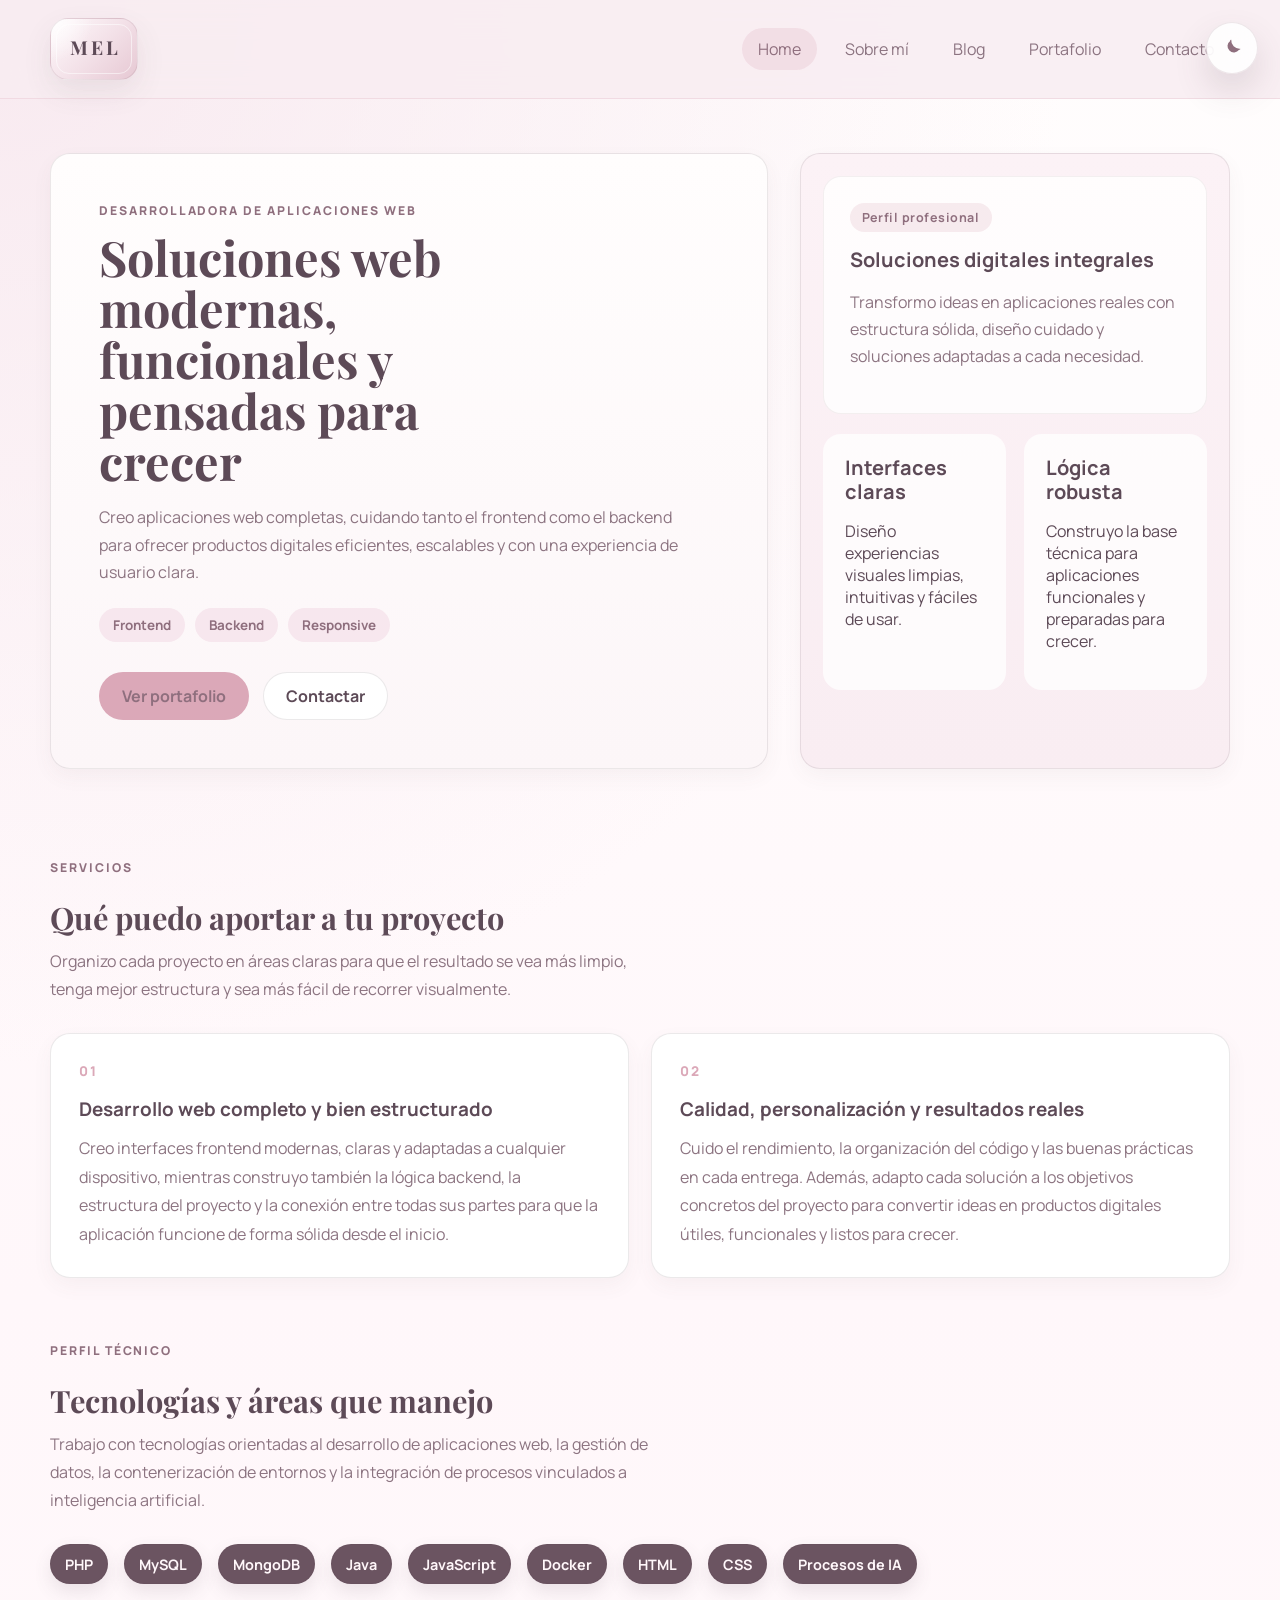
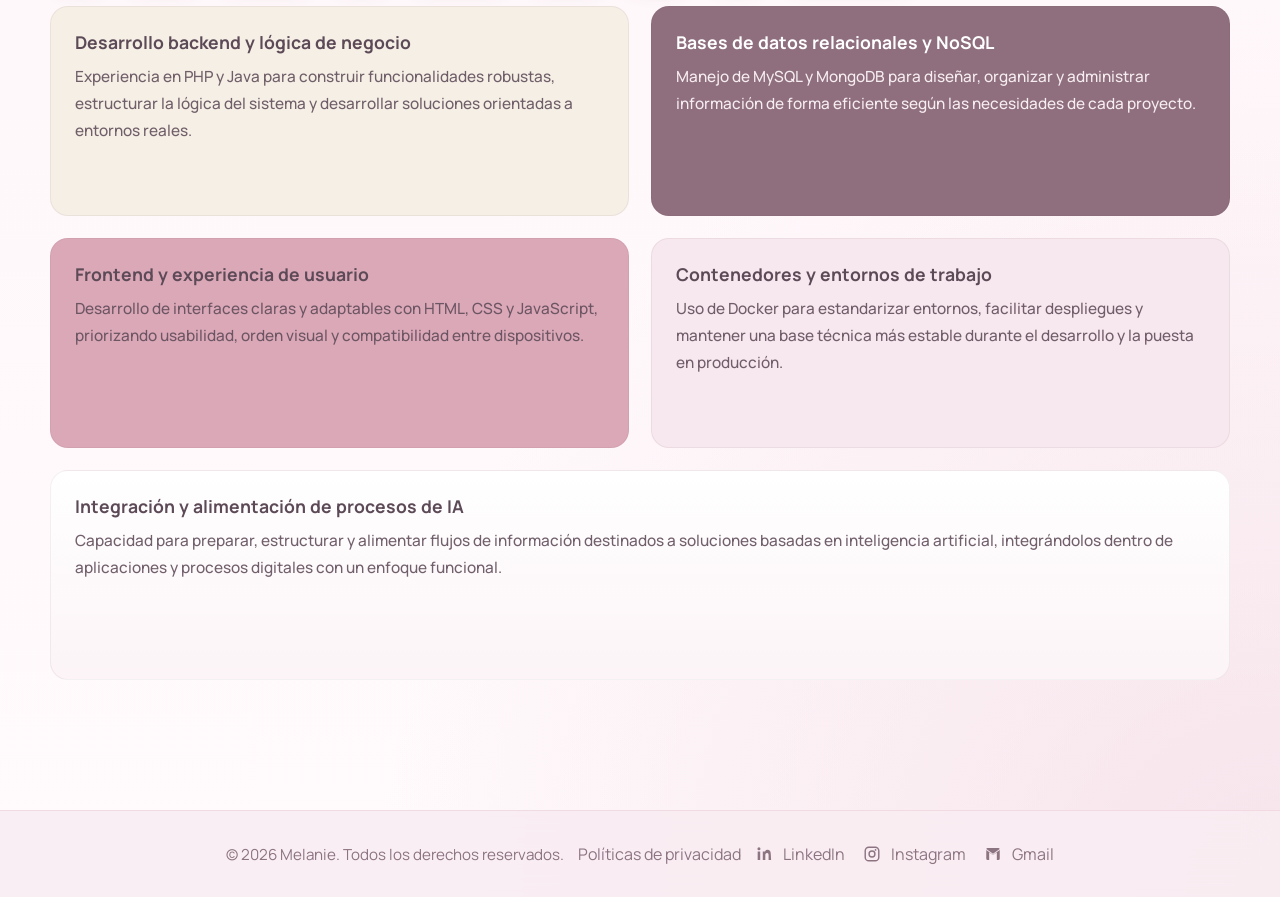
<file: index.html>
<!DOCTYPE html>
<html lang="es">
<head>
  <meta charset="UTF-8">
  <meta name="viewport" content="width=device-width, initial-scale=1.0">
  <title>Melanie | Web Personal</title>
  <link rel="preconnect" href="https://fonts.googleapis.com">
  <link rel="preconnect" href="https://fonts.gstatic.com" crossorigin>
  <link href="https://fonts.googleapis.com/css2?family=Manrope:wght@400;500;600;700;800&family=Playfair+Display:wght@600;700&display=swap" rel="stylesheet">
  <link rel="stylesheet" href="styles.css">
</head>
<body class="home-page">
  <header class="site-header full-width">
    <div class="bar-content">
      <a class="brand" href="index.html">
        <span class="logo-slot" aria-hidden="true">
          <span class="logo-core">MEL</span>
        </span>
      </a>
      <nav class="site-nav">
        <a class="active" href="index.html">Home</a>
        <a href="sobre-mi.html">Sobre mí</a>
        <a href="blog.html">Blog</a>
        <a href="portafolio.html">Portafolio</a>
        <a href="contacto.html">Contacto</a>
      </nav>
    </div>
  </header>

  <div class="page-shell">
    <main>
      <section class="hero">
        <div class="hero-copy">
          <p class="eyebrow">Desarrolladora de aplicaciones web</p>
          <h1>Soluciones web modernas, funcionales y pensadas para crecer</h1>
          <p class="hero-text">Creo aplicaciones web completas, cuidando tanto el frontend como el backend para ofrecer productos digitales eficientes, escalables y con una experiencia de usuario clara.</p>
          <div class="hero-tags">
            <span>Frontend</span>
            <span>Backend</span>
            <span>Responsive</span>
          </div>
          <div class="hero-actions">
            <a class="button button-primary" href="portafolio.html">Ver portafolio</a>
            <a class="button button-secondary" href="contacto.html">Contactar</a>
          </div>
        </div>

        <aside class="hero-panel">
          <div class="metric-card">
            <span>Perfil profesional</span>
            <strong>Soluciones digitales integrales</strong>
            <p>Transformo ideas en aplicaciones reales con estructura sólida, diseño cuidado y soluciones adaptadas a cada necesidad.</p>
          </div>
          <div class="panel-grid">
            <article>
              <h2>Interfaces claras</h2>
              <p>Diseño experiencias visuales limpias, intuitivas y fáciles de usar.</p>
            </article>
            <article>
              <h2>Lógica robusta</h2>
              <p>Construyo la base técnica para aplicaciones funcionales y preparadas para crecer.</p>
            </article>
          </div>
        </aside>
      </section>

      <section class="section">
        <div class="section-heading">
          <p class="eyebrow">Servicios</p>
          <h2>Qué puedo aportar a tu proyecto</h2>
          <p class="section-lead">Organizo cada proyecto en áreas claras para que el resultado se vea más limpio, tenga mejor estructura y sea más fácil de recorrer visualmente.</p>
        </div>

        <div class="services-grid">
          <article class="feature-card service-summary">
            <span class="card-number">01</span>
            <h3>Desarrollo web completo y bien estructurado</h3>
            <p>Creo interfaces frontend modernas, claras y adaptadas a cualquier dispositivo, mientras construyo también la lógica backend, la estructura del proyecto y la conexión entre todas sus partes para que la aplicación funcione de forma sólida desde el inicio.</p>
          </article>
          <article class="feature-card service-summary">
            <span class="card-number">02</span>
            <h3>Calidad, personalización y resultados reales</h3>
            <p>Cuido el rendimiento, la organización del código y las buenas prácticas en cada entrega. Además, adapto cada solución a los objetivos concretos del proyecto para convertir ideas en productos digitales útiles, funcionales y listos para crecer.</p>
          </article>
        </div>
      </section>

      <section class="section technical-profile">
        <div class="section-heading">
          <p class="eyebrow">Perfil técnico</p>
          <h2>Tecnologías y áreas que manejo</h2>
          <p class="section-lead">Trabajo con tecnologías orientadas al desarrollo de aplicaciones web, la gestión de datos, la contenerización de entornos y la integración de procesos vinculados a inteligencia artificial.</p>
        </div>

        <div class="tech-tags tech-tags-dark" aria-label="Tecnologías que manejo">
          <span>PHP</span>
          <span>MySQL</span>
          <span>MongoDB</span>
          <span>Java</span>
          <span>JavaScript</span>
          <span>Docker</span>
          <span>HTML</span>
          <span>CSS</span>
          <span>Procesos de IA</span>
        </div>

        <div class="palette technical-palette">
          <article class="swatch beige technical-swatch">
            <h3>Desarrollo backend y lógica de negocio</h3>
            <p>Experiencia en PHP y Java para construir funcionalidades robustas, estructurar la lógica del sistema y desarrollar soluciones orientadas a entornos reales.</p>
          </article>
          <article class="swatch brown technical-swatch">
            <h3>Bases de datos relacionales y NoSQL</h3>
            <p>Manejo de MySQL y MongoDB para diseñar, organizar y administrar información de forma eficiente según las necesidades de cada proyecto.</p>
          </article>
          <article class="swatch terracotta technical-swatch">
            <h3>Frontend y experiencia de usuario</h3>
            <p>Desarrollo de interfaces claras y adaptables con HTML, CSS y JavaScript, priorizando usabilidad, orden visual y compatibilidad entre dispositivos.</p>
          </article>
          <article class="swatch pink technical-swatch">
            <h3>Contenedores y entornos de trabajo</h3>
            <p>Uso de Docker para estandarizar entornos, facilitar despliegues y mantener una base técnica más estable durante el desarrollo y la puesta en producción.</p>
          </article>
          <article class="swatch beige technical-swatch technical-swatch-wide">
            <h3>Integración y alimentación de procesos de IA</h3>
            <p>Capacidad para preparar, estructurar y alimentar flujos de información destinados a soluciones basadas en inteligencia artificial, integrándolos dentro de aplicaciones y procesos digitales con un enfoque funcional.</p>
          </article>
        </div>
      </section>
    </main>

  </div>

  <footer class="site-footer full-width">
    <div class="bar-content footer-inner">
      <div class="footer-block footer-copy">© 2026 Melanie. Todos los derechos reservados.</div>
      <div class="footer-block footer-policy">
        <a href="politica-privacidad.html">Políticas de privacidad</a>
      </div>
      <div class="footer-block footer-socials">
        <a href="https://www.linkedin.com/in/melanie-yance-38a672328/" target="_blank" rel="noopener noreferrer" aria-label="LinkedIn">
          <span class="footer-icon" aria-hidden="true">
            <svg viewBox="0 0 24 24" role="img"><path d="M6.94 8.5H3.56V20h3.38zM5.25 3A2.03 2.03 0 1 0 5.3 7.06 2.03 2.03 0 0 0 5.25 3m15.69 8.03c0-3.3-1.76-4.84-4.1-4.84a3.57 3.57 0 0 0-3.23 1.78V8.5h-3.24V20h3.38v-6.2c0-1.63.3-3.2 2.33-3.2 2 0 2.03 1.88 2.03 3.31V20h3.38z"/></svg>
          </span>
          <span>LinkedIn</span>
        </a>
        <a href="https://www.instagram.com/aaangeles_27/" target="_blank" rel="noopener noreferrer" aria-label="Instagram">
          <span class="footer-icon" aria-hidden="true">
            <svg viewBox="0 0 24 24" role="img"><path d="M7.75 2h8.5A5.75 5.75 0 0 1 22 7.75v8.5A5.75 5.75 0 0 1 16.25 22h-8.5A5.75 5.75 0 0 1 2 16.25v-8.5A5.75 5.75 0 0 1 7.75 2m0 1.9A3.85 3.85 0 0 0 3.9 7.75v8.5a3.85 3.85 0 0 0 3.85 3.85h8.5a3.85 3.85 0 0 0 3.85-3.85v-8.5a3.85 3.85 0 0 0-3.85-3.85zm8.95 1.43a1.18 1.18 0 1 1 0 2.36 1.18 1.18 0 0 1 0-2.36M12 7.14A4.86 4.86 0 1 1 7.14 12 4.87 4.87 0 0 1 12 7.14m0 1.9A2.96 2.96 0 1 0 14.96 12 2.96 2.96 0 0 0 12 9.04"/></svg>
          </span>
          <span>Instagram</span>
        </a>
        <a href="https://mail.google.com/mail/u/0/?tab=rm&ogbl#inbox" target="_blank" rel="noopener noreferrer" aria-label="Gmail">
          <span class="footer-icon" aria-hidden="true">
            <svg viewBox="0 0 24 24" role="img"><path d="M3 6.75 12 13l9-6.25V18a2 2 0 0 1-2 2h-1.9V9.93L12 13.4 6.9 9.93V20H5a2 2 0 0 1-2-2zm18-1.5A2 2 0 0 0 19 4H5a2 2 0 0 0-2 1.25L12 11.5z"/></svg>
          </span>
          <span>Gmail</span>
        </a>
      </div>
    </div>
  </footer>
  <script src="theme-toggle.js" defer></script>
</body>
</html>
</file>
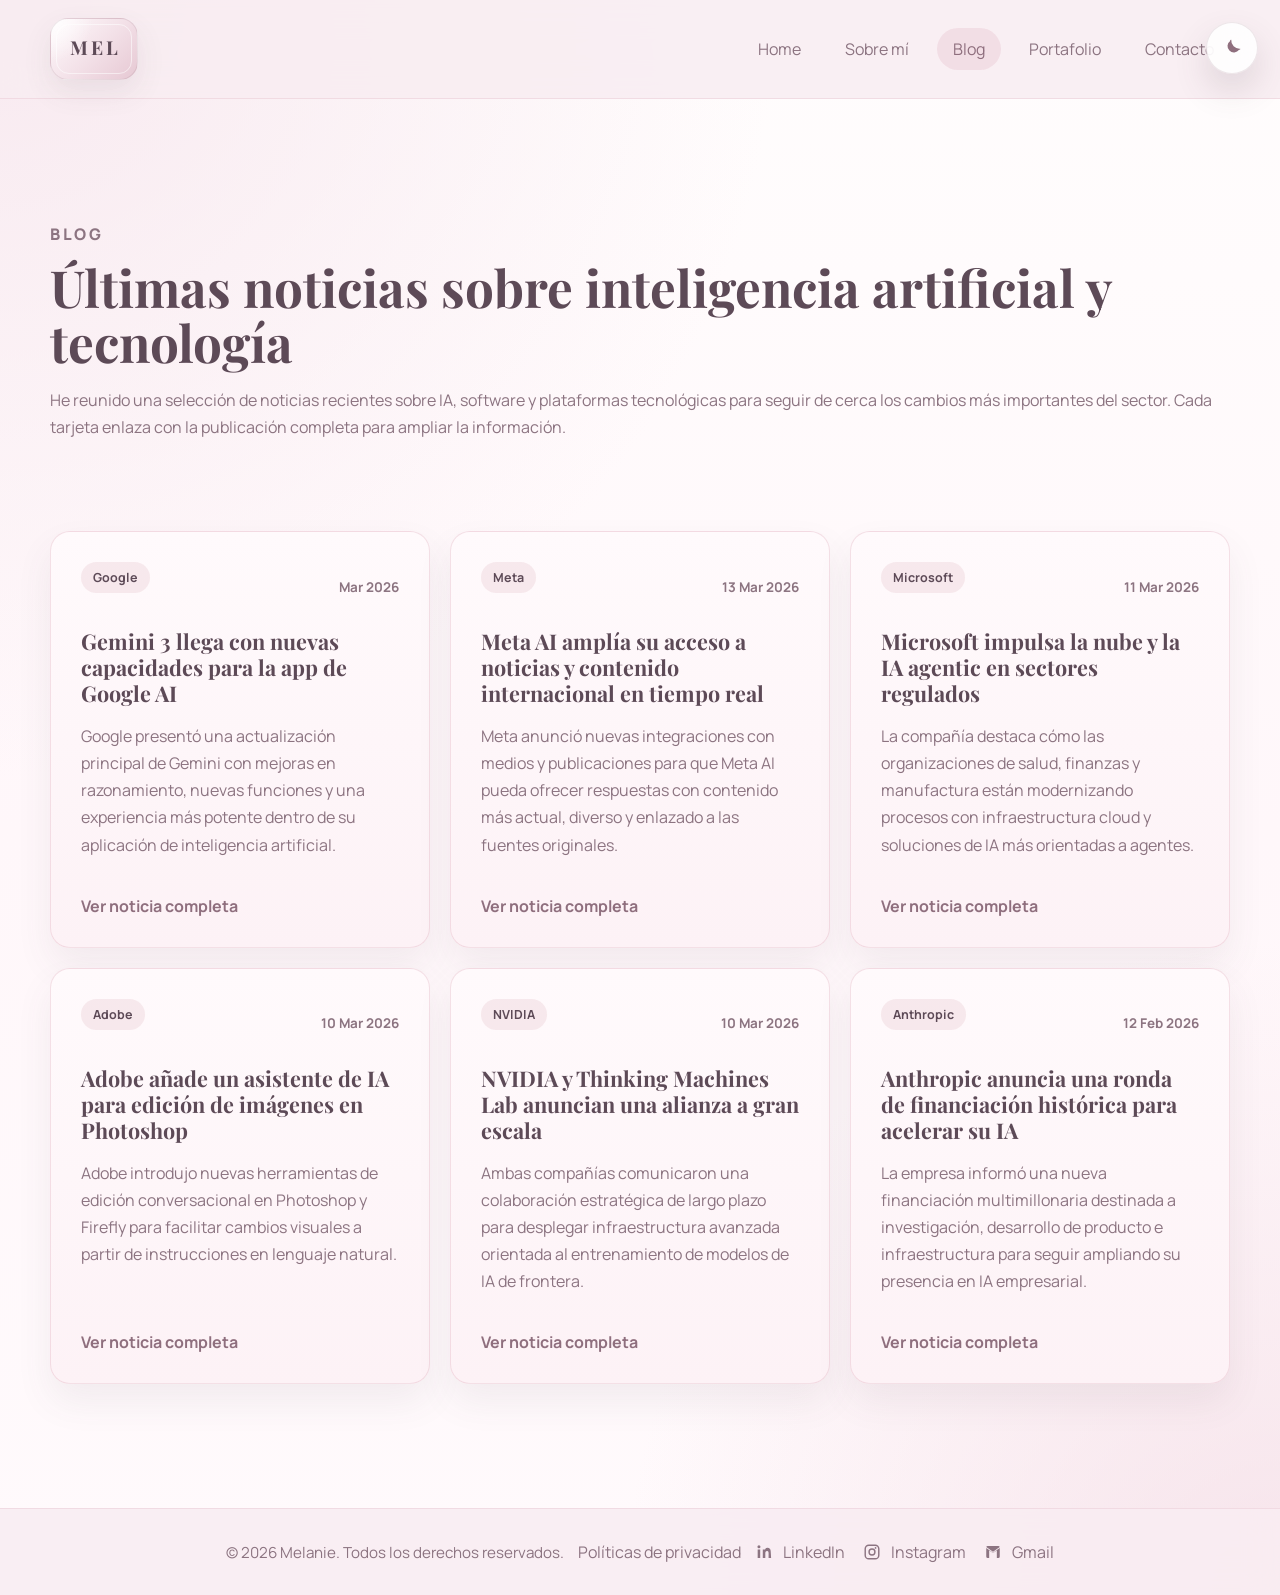
<file: blog.html>
<!DOCTYPE html>
<html lang="es">
<head>
  <meta charset="UTF-8">
  <meta name="viewport" content="width=device-width, initial-scale=1.0">
  <title>Blog | Melanie</title>
  <link rel="preconnect" href="https://fonts.googleapis.com">
  <link rel="preconnect" href="https://fonts.gstatic.com" crossorigin>
  <link href="https://fonts.googleapis.com/css2?family=Manrope:wght@400;500;600;700;800&family=Playfair+Display:wght@600;700&display=swap" rel="stylesheet">
  <link rel="stylesheet" href="styles.css">
</head>
<body class="blog-page">
  <header class="site-header full-width">
    <div class="bar-content">
      <a class="brand" href="index.html">
        <span class="logo-slot" aria-hidden="true">
          <span class="logo-core">MEL</span>
        </span>
      </a>
      <nav class="site-nav">
        <a href="index.html">Home</a>
        <a href="sobre-mi.html">Sobre mí</a>
        <a class="active" href="blog.html">Blog</a>
        <a href="portafolio.html">Portafolio</a>
        <a href="contacto.html">Contacto</a>
      </nav>
    </div>
  </header>

  <div class="page-shell">

    <main class="inner-page">
      <section class="page-intro">
        <p class="eyebrow">Blog</p>
        <h1>Últimas noticias sobre inteligencia artificial y tecnología</h1>
        <p>He reunido una selección de noticias recientes sobre IA, software y plataformas tecnológicas para seguir de cerca los cambios más importantes del sector. Cada tarjeta enlaza con la publicación completa para ampliar la información.</p>
      </section>

      <section class="blog-layout">
        <article class="post-card">
          <div class="post-meta">
            <span class="tag soft">Google</span>
            <span class="news-date">Mar 2026</span>
          </div>
          <h2>Gemini 3 llega con nuevas capacidades para la app de Google AI</h2>
          <p>Google presentó una actualización principal de Gemini con mejoras en razonamiento, nuevas funciones y una experiencia más potente dentro de su aplicación de inteligencia artificial.</p>
          <a class="text-link" href="https://blog.google/products-and-platforms/products/gemini/" target="_blank" rel="noopener noreferrer">Ver noticia completa</a>
        </article>

        <article class="post-card">
          <div class="post-meta">
            <span class="tag soft">Meta</span>
            <span class="news-date">13 Mar 2026</span>
          </div>
          <h3>Meta AI amplía su acceso a noticias y contenido internacional en tiempo real</h3>
          <p>Meta anunció nuevas integraciones con medios y publicaciones para que Meta AI pueda ofrecer respuestas con contenido más actual, diverso y enlazado a las fuentes originales.</p>
          <a class="text-link" href="https://about.fb.com/news/2026/03/bringing-more-international-news-and-content-to-meta-ai/" target="_blank" rel="noopener noreferrer">Ver noticia completa</a>
        </article>

        <article class="post-card">
          <div class="post-meta">
            <span class="tag soft">Microsoft</span>
            <span class="news-date">11 Mar 2026</span>
          </div>
          <h3>Microsoft impulsa la nube y la IA agentic en sectores regulados</h3>
          <p>La compañía destaca cómo las organizaciones de salud, finanzas y manufactura están modernizando procesos con infraestructura cloud y soluciones de IA más orientadas a agentes.</p>
          <a class="text-link" href="https://www.microsoft.com/en-us/ai/blog/product/microsoft-cloud/" target="_blank" rel="noopener noreferrer">Ver noticia completa</a>
        </article>

        <article class="post-card">
          <div class="post-meta">
            <span class="tag soft">Adobe</span>
            <span class="news-date">10 Mar 2026</span>
          </div>
          <h3>Adobe añade un asistente de IA para edición de imágenes en Photoshop</h3>
          <p>Adobe introdujo nuevas herramientas de edición conversacional en Photoshop y Firefly para facilitar cambios visuales a partir de instrucciones en lenguaje natural.</p>
          <a class="text-link" href="https://blog.adobe.com/en/publish/2026/03/10/image-editing-just-got-smarter-with-ai-photoshop-firefly" target="_blank" rel="noopener noreferrer">Ver noticia completa</a>
        </article>

        <article class="post-card">
          <div class="post-meta">
            <span class="tag soft">NVIDIA</span>
            <span class="news-date">10 Mar 2026</span>
          </div>
          <h3>NVIDIA y Thinking Machines Lab anuncian una alianza a gran escala</h3>
          <p>Ambas compañías comunicaron una colaboración estratégica de largo plazo para desplegar infraestructura avanzada orientada al entrenamiento de modelos de IA de frontera.</p>
          <a class="text-link" href="https://blogs.nvidia.com/blog/nvidia-thinking-machines-lab/" target="_blank" rel="noopener noreferrer">Ver noticia completa</a>
        </article>

        <article class="post-card">
          <div class="post-meta">
            <span class="tag soft">Anthropic</span>
            <span class="news-date">12 Feb 2026</span>
          </div>
          <h3>Anthropic anuncia una ronda de financiación histórica para acelerar su IA</h3>
          <p>La empresa informó una nueva financiación multimillonaria destinada a investigación, desarrollo de producto e infraestructura para seguir ampliando su presencia en IA empresarial.</p>
          <a class="text-link" href="https://www.anthropic.com/news/anthropic-raises-30-billion-series-g-funding-380-billion-post-money-valuation" target="_blank" rel="noopener noreferrer">Ver noticia completa</a>
        </article>
      </section>
    </main>

  </div>

  <footer class="site-footer full-width">
    <div class="bar-content footer-inner">
      <div class="footer-block footer-copy">© 2026 Melanie. Todos los derechos reservados.</div>
      <div class="footer-block footer-policy">
        <a href="politica-privacidad.html">Políticas de privacidad</a>
      </div>
      <div class="footer-block footer-socials">
        <a href="https://www.linkedin.com/in/melanie-yance-38a672328/" target="_blank" rel="noopener noreferrer" aria-label="LinkedIn">
          <span class="footer-icon" aria-hidden="true">
            <svg viewBox="0 0 24 24" role="img"><path d="M6.94 8.5H3.56V20h3.38zM5.25 3A2.03 2.03 0 1 0 5.3 7.06 2.03 2.03 0 0 0 5.25 3m15.69 8.03c0-3.3-1.76-4.84-4.1-4.84a3.57 3.57 0 0 0-3.23 1.78V8.5h-3.24V20h3.38v-6.2c0-1.63.3-3.2 2.33-3.2 2 0 2.03 1.88 2.03 3.31V20h3.38z"/></svg>
          </span>
          <span>LinkedIn</span>
        </a>
        <a href="https://www.instagram.com/aaangeles_27/" target="_blank" rel="noopener noreferrer" aria-label="Instagram">
          <span class="footer-icon" aria-hidden="true">
            <svg viewBox="0 0 24 24" role="img"><path d="M7.75 2h8.5A5.75 5.75 0 0 1 22 7.75v8.5A5.75 5.75 0 0 1 16.25 22h-8.5A5.75 5.75 0 0 1 2 16.25v-8.5A5.75 5.75 0 0 1 7.75 2m0 1.9A3.85 3.85 0 0 0 3.9 7.75v8.5a3.85 3.85 0 0 0 3.85 3.85h8.5a3.85 3.85 0 0 0 3.85-3.85v-8.5a3.85 3.85 0 0 0-3.85-3.85zm8.95 1.43a1.18 1.18 0 1 1 0 2.36 1.18 1.18 0 0 1 0-2.36M12 7.14A4.86 4.86 0 1 1 7.14 12 4.87 4.87 0 0 1 12 7.14m0 1.9A2.96 2.96 0 1 0 14.96 12 2.96 2.96 0 0 0 12 9.04"/></svg>
          </span>
          <span>Instagram</span>
        </a>
        <a href="https://mail.google.com/mail/u/0/?tab=rm&ogbl#inbox" target="_blank" rel="noopener noreferrer" aria-label="Gmail">
          <span class="footer-icon" aria-hidden="true">
            <svg viewBox="0 0 24 24" role="img"><path d="M3 6.75 12 13l9-6.25V18a2 2 0 0 1-2 2h-1.9V9.93L12 13.4 6.9 9.93V20H5a2 2 0 0 1-2-2zm18-1.5A2 2 0 0 0 19 4H5a2 2 0 0 0-2 1.25L12 11.5z"/></svg>
          </span>
          <span>Gmail</span>
        </a>
      </div>
    </div>
  </footer>
  <script src="theme-toggle.js" defer></script>
</body>
</html>
</file>
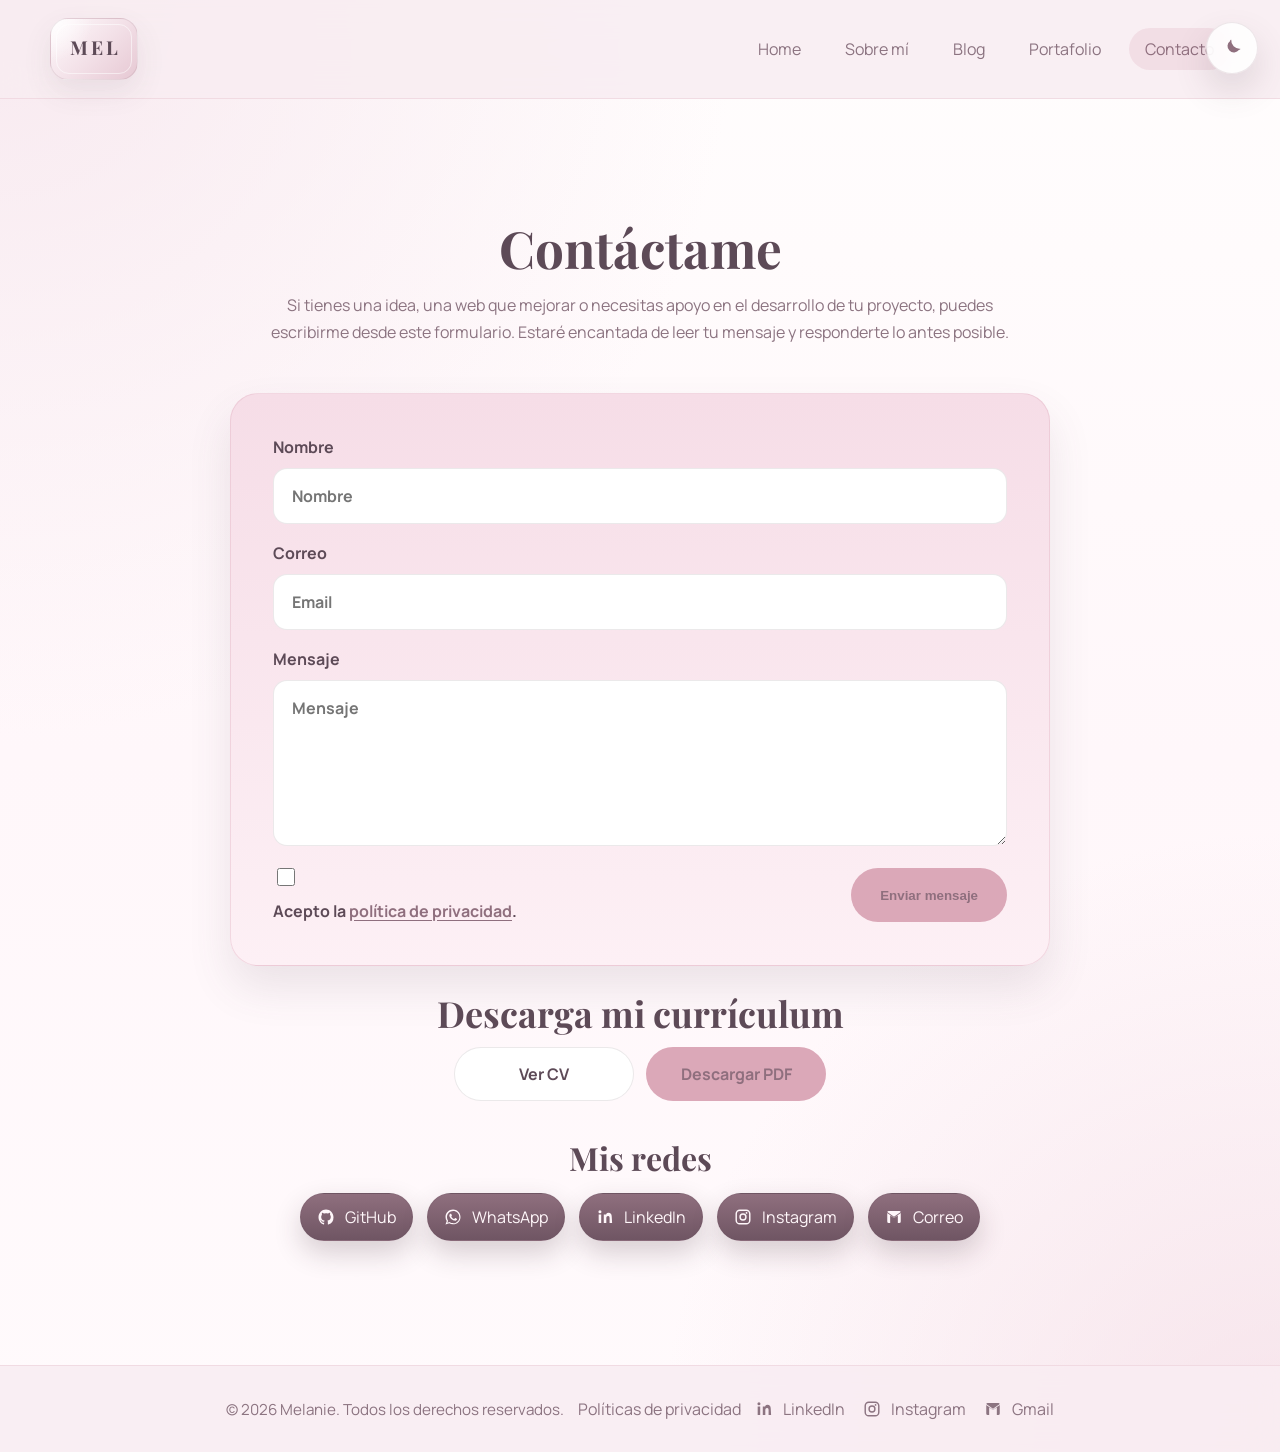
<file: contacto.html>
<!DOCTYPE html>
<html lang="es">
<head>
  <meta charset="UTF-8">
  <meta name="viewport" content="width=device-width, initial-scale=1.0">
  <title>Contacto | Melanie</title>
  <link rel="preconnect" href="https://fonts.googleapis.com">
  <link rel="preconnect" href="https://fonts.gstatic.com" crossorigin>
  <link href="https://fonts.googleapis.com/css2?family=Manrope:wght@400;500;600;700;800&family=Playfair+Display:wght@600;700&display=swap" rel="stylesheet">
  <link rel="stylesheet" href="styles.css">
</head>
<body class="contact-page">
  <header class="site-header full-width">
    <div class="bar-content">
      <a class="brand" href="index.html">
        <span class="logo-slot" aria-hidden="true">
          <span class="logo-core">MEL</span>
        </span>
      </a>
      <nav class="site-nav">
        <a href="index.html">Home</a>
        <a href="sobre-mi.html">Sobre mí</a>
        <a href="blog.html">Blog</a>
        <a href="portafolio.html">Portafolio</a>
        <a class="active" href="contacto.html">Contacto</a>
      </nav>
    </div>
  </header>

  <div class="page-shell">

    <main class="inner-page">
      <section class="page-intro">
        <h1>Contáctame</h1>
        <p>Si tienes una idea, una web que mejorar o necesitas apoyo en el desarrollo de tu proyecto, puedes escribirme desde este formulario. Estaré encantada de leer tu mensaje y responderte lo antes posible.</p>
      </section>

      <section class="contact-layout">
        <form class="contact-form" action="https://formsubmit.co/melanieyance3@gmail.com" method="POST">
          <input type="hidden" name="_subject" value="Nuevo mensaje desde tu web">
          <input type="hidden" name="_captcha" value="false">
          <label>
            Nombre
            <input type="text" name="nombre" placeholder="Nombre" required>
          </label>
          <label>
            Correo
            <input type="email" name="email" placeholder="Email" required>
          </label>
          <label>
            Mensaje
            <textarea name="mensaje" rows="6" placeholder="Mensaje" required></textarea>
          </label>
          <div class="form-actions">
            <label class="checkbox-field">
              <input type="checkbox" name="politicas" required>
              <span>Acepto la <a href="politica-privacidad.html">política de privacidad</a>.</span>
            </label>
            <button class="button button-primary" type="submit">Enviar mensaje</button>
          </div>
        </form>
      </section>

      <section class="cv-download-section" aria-labelledby="cv-download-title">
        <div class="cv-download-card">
          <div class="cv-download-copy">
            <span class="cv-download-eyebrow">CV</span>
            <h2 id="cv-download-title">Descarga mi currículum</h2>
          </div>
          <div class="cv-download-actions">
            <a class="button button-secondary" href="cv.html" target="_blank" rel="noopener noreferrer">Ver CV</a>
            <a class="button button-primary" href="Melanie-Yance-CV.pdf" download>Descargar PDF</a>
          </div>
        </div>
      </section>

      <section class="contact-socials-section">
        <h2>Mis redes</h2>
        <div class="contact-socials-row">
          <a href="https://github.com/mela792" target="_blank" rel="noopener noreferrer" aria-label="GitHub">
            <span class="contact-social-icon" aria-hidden="true">
              <svg viewBox="0 0 24 24" role="img"><path d="M12 2C6.48 2 2 6.58 2 12.24c0 4.53 2.87 8.38 6.84 9.73.5.1.68-.22.68-.49 0-.24-.01-1.04-.01-1.88-2.78.62-3.37-1.21-3.37-1.21-.45-1.19-1.11-1.5-1.11-1.5-.91-.64.07-.63.07-.63 1 .08 1.53 1.05 1.53 1.05.9 1.57 2.35 1.12 2.92.86.09-.67.35-1.12.63-1.38-2.22-.26-4.56-1.15-4.56-5.09 0-1.12.39-2.03 1.03-2.75-.1-.26-.45-1.31.1-2.72 0 0 .84-.28 2.75 1.05A9.3 9.3 0 0 1 12 6.98c.85 0 1.7.12 2.5.35 1.9-1.33 2.74-1.05 2.74-1.05.55 1.41.2 2.46.1 2.72.64.72 1.03 1.63 1.03 2.75 0 3.95-2.34 4.83-4.57 5.08.36.32.68.95.68 1.91 0 1.38-.01 2.5-.01 2.84 0 .27.18.59.69.49A10.26 10.26 0 0 0 22 12.24C22 6.58 17.52 2 12 2"/></svg>
            </span>
            <span>GitHub</span>
          </a>
          <a href="https://wa.me/34664269076" target="_blank" rel="noopener noreferrer" aria-label="WhatsApp">
            <span class="contact-social-icon" aria-hidden="true">
              <svg viewBox="0 0 24 24" role="img"><path d="M12.04 2C6.5 2 2 6.42 2 11.88c0 1.93.57 3.82 1.65 5.43L2 22l4.88-1.56a10.18 10.18 0 0 0 5.16 1.39h.01C17.6 21.83 22 17.4 22 11.95 22 6.49 17.58 2 12.04 2m0 18.13h-.01a8.45 8.45 0 0 1-4.3-1.18l-.31-.18-2.89.92.94-2.78-.2-.32a8.2 8.2 0 0 1-1.28-4.37c0-4.53 3.7-8.22 8.26-8.22 2.2 0 4.26.85 5.82 2.39a8.11 8.11 0 0 1 2.41 5.8c0 4.53-3.72 8.24-8.27 8.24m4.52-6.15c-.25-.12-1.49-.73-1.72-.81-.23-.09-.4-.12-.57.12-.16.24-.65.81-.79.97-.15.16-.29.18-.54.06-.25-.12-1.04-.38-1.98-1.2-.73-.64-1.22-1.43-1.36-1.67-.14-.24-.01-.37.11-.49.11-.11.25-.29.37-.43.12-.14.16-.24.25-.4.08-.16.04-.3-.02-.43-.06-.12-.57-1.36-.78-1.86-.21-.5-.42-.43-.57-.44h-.49c-.16 0-.43.06-.65.3-.23.24-.86.84-.86 2.04 0 1.2.88 2.37 1 2.53.12.16 1.73 2.74 4.28 3.73.61.26 1.08.41 1.45.52.61.19 1.16.16 1.6.1.49-.07 1.49-.61 1.7-1.2.21-.59.21-1.09.15-1.2-.06-.11-.22-.17-.47-.29"/></svg>
            </span>
            <span>WhatsApp</span>
          </a>
          <a href="https://www.linkedin.com/in/melanie-yance-38a672328/" target="_blank" rel="noopener noreferrer" aria-label="LinkedIn">
            <span class="contact-social-icon" aria-hidden="true">
              <svg viewBox="0 0 24 24" role="img"><path d="M6.94 8.5H3.56V20h3.38zM5.25 3A2.03 2.03 0 1 0 5.3 7.06 2.03 2.03 0 0 0 5.25 3m15.69 8.03c0-3.3-1.76-4.84-4.1-4.84a3.57 3.57 0 0 0-3.23 1.78V8.5h-3.24V20h3.38v-6.2c0-1.63.3-3.2 2.33-3.2 2 0 2.03 1.88 2.03 3.31V20h3.38z"/></svg>
            </span>
            <span>LinkedIn</span>
          </a>
          <a href="https://www.instagram.com/aaangeles_27/" target="_blank" rel="noopener noreferrer" aria-label="Instagram">
            <span class="contact-social-icon" aria-hidden="true">
              <svg viewBox="0 0 24 24" role="img"><path d="M7.75 2h8.5A5.75 5.75 0 0 1 22 7.75v8.5A5.75 5.75 0 0 1 16.25 22h-8.5A5.75 5.75 0 0 1 2 16.25v-8.5A5.75 5.75 0 0 1 7.75 2m0 1.9A3.85 3.85 0 0 0 3.9 7.75v8.5a3.85 3.85 0 0 0 3.85 3.85h8.5a3.85 3.85 0 0 0 3.85-3.85v-8.5a3.85 3.85 0 0 0-3.85-3.85zm8.95 1.43a1.18 1.18 0 1 1 0 2.36 1.18 1.18 0 0 1 0-2.36M12 7.14A4.86 4.86 0 1 1 7.14 12 4.87 4.87 0 0 1 12 7.14m0 1.9A2.96 2.96 0 1 0 14.96 12 2.96 2.96 0 0 0 12 9.04"/></svg>
            </span>
            <span>Instagram</span>
          </a>
          <a href="mailto:melanieyance3@gmail.com" aria-label="Correo">
            <span class="contact-social-icon" aria-hidden="true">
              <svg viewBox="0 0 24 24" role="img"><path d="M3 6.75 12 13l9-6.25V18a2 2 0 0 1-2 2h-1.9V9.93L12 13.4 6.9 9.93V20H5a2 2 0 0 1-2-2zm18-1.5A2 2 0 0 0 19 4H5a2 2 0 0 0-2 1.25L12 11.5z"/></svg>
            </span>
            <span>Correo</span>
          </a>
        </div>
      </section>
    </main>

  </div>

  <footer class="site-footer full-width">
    <div class="bar-content footer-inner">
      <div class="footer-block footer-copy">© 2026 Melanie. Todos los derechos reservados.</div>
      <div class="footer-block footer-policy">
        <a href="politica-privacidad.html">Políticas de privacidad</a>
      </div>
      <div class="footer-block footer-socials">
        <a href="https://www.linkedin.com/in/melanie-yance-38a672328/" target="_blank" rel="noopener noreferrer" aria-label="LinkedIn">
          <span class="footer-icon" aria-hidden="true">
            <svg viewBox="0 0 24 24" role="img"><path d="M6.94 8.5H3.56V20h3.38zM5.25 3A2.03 2.03 0 1 0 5.3 7.06 2.03 2.03 0 0 0 5.25 3m15.69 8.03c0-3.3-1.76-4.84-4.1-4.84a3.57 3.57 0 0 0-3.23 1.78V8.5h-3.24V20h3.38v-6.2c0-1.63.3-3.2 2.33-3.2 2 0 2.03 1.88 2.03 3.31V20h3.38z"/></svg>
          </span>
          <span>LinkedIn</span>
        </a>
        <a href="https://www.instagram.com/aaangeles_27/" target="_blank" rel="noopener noreferrer" aria-label="Instagram">
          <span class="footer-icon" aria-hidden="true">
            <svg viewBox="0 0 24 24" role="img"><path d="M7.75 2h8.5A5.75 5.75 0 0 1 22 7.75v8.5A5.75 5.75 0 0 1 16.25 22h-8.5A5.75 5.75 0 0 1 2 16.25v-8.5A5.75 5.75 0 0 1 7.75 2m0 1.9A3.85 3.85 0 0 0 3.9 7.75v8.5a3.85 3.85 0 0 0 3.85 3.85h8.5a3.85 3.85 0 0 0 3.85-3.85v-8.5a3.85 3.85 0 0 0-3.85-3.85zm8.95 1.43a1.18 1.18 0 1 1 0 2.36 1.18 1.18 0 0 1 0-2.36M12 7.14A4.86 4.86 0 1 1 7.14 12 4.87 4.87 0 0 1 12 7.14m0 1.9A2.96 2.96 0 1 0 14.96 12 2.96 2.96 0 0 0 12 9.04"/></svg>
          </span>
          <span>Instagram</span>
        </a>
        <a href="https://mail.google.com/mail/u/0/?tab=rm&ogbl#inbox" target="_blank" rel="noopener noreferrer" aria-label="Gmail">
          <span class="footer-icon" aria-hidden="true">
            <svg viewBox="0 0 24 24" role="img"><path d="M3 6.75 12 13l9-6.25V18a2 2 0 0 1-2 2h-1.9V9.93L12 13.4 6.9 9.93V20H5a2 2 0 0 1-2-2zm18-1.5A2 2 0 0 0 19 4H5a2 2 0 0 0-2 1.25L12 11.5z"/></svg>
          </span>
          <span>Gmail</span>
        </a>
      </div>
    </div>
  </footer>
  <script src="theme-toggle.js" defer></script>
</body>
</html>
</file>
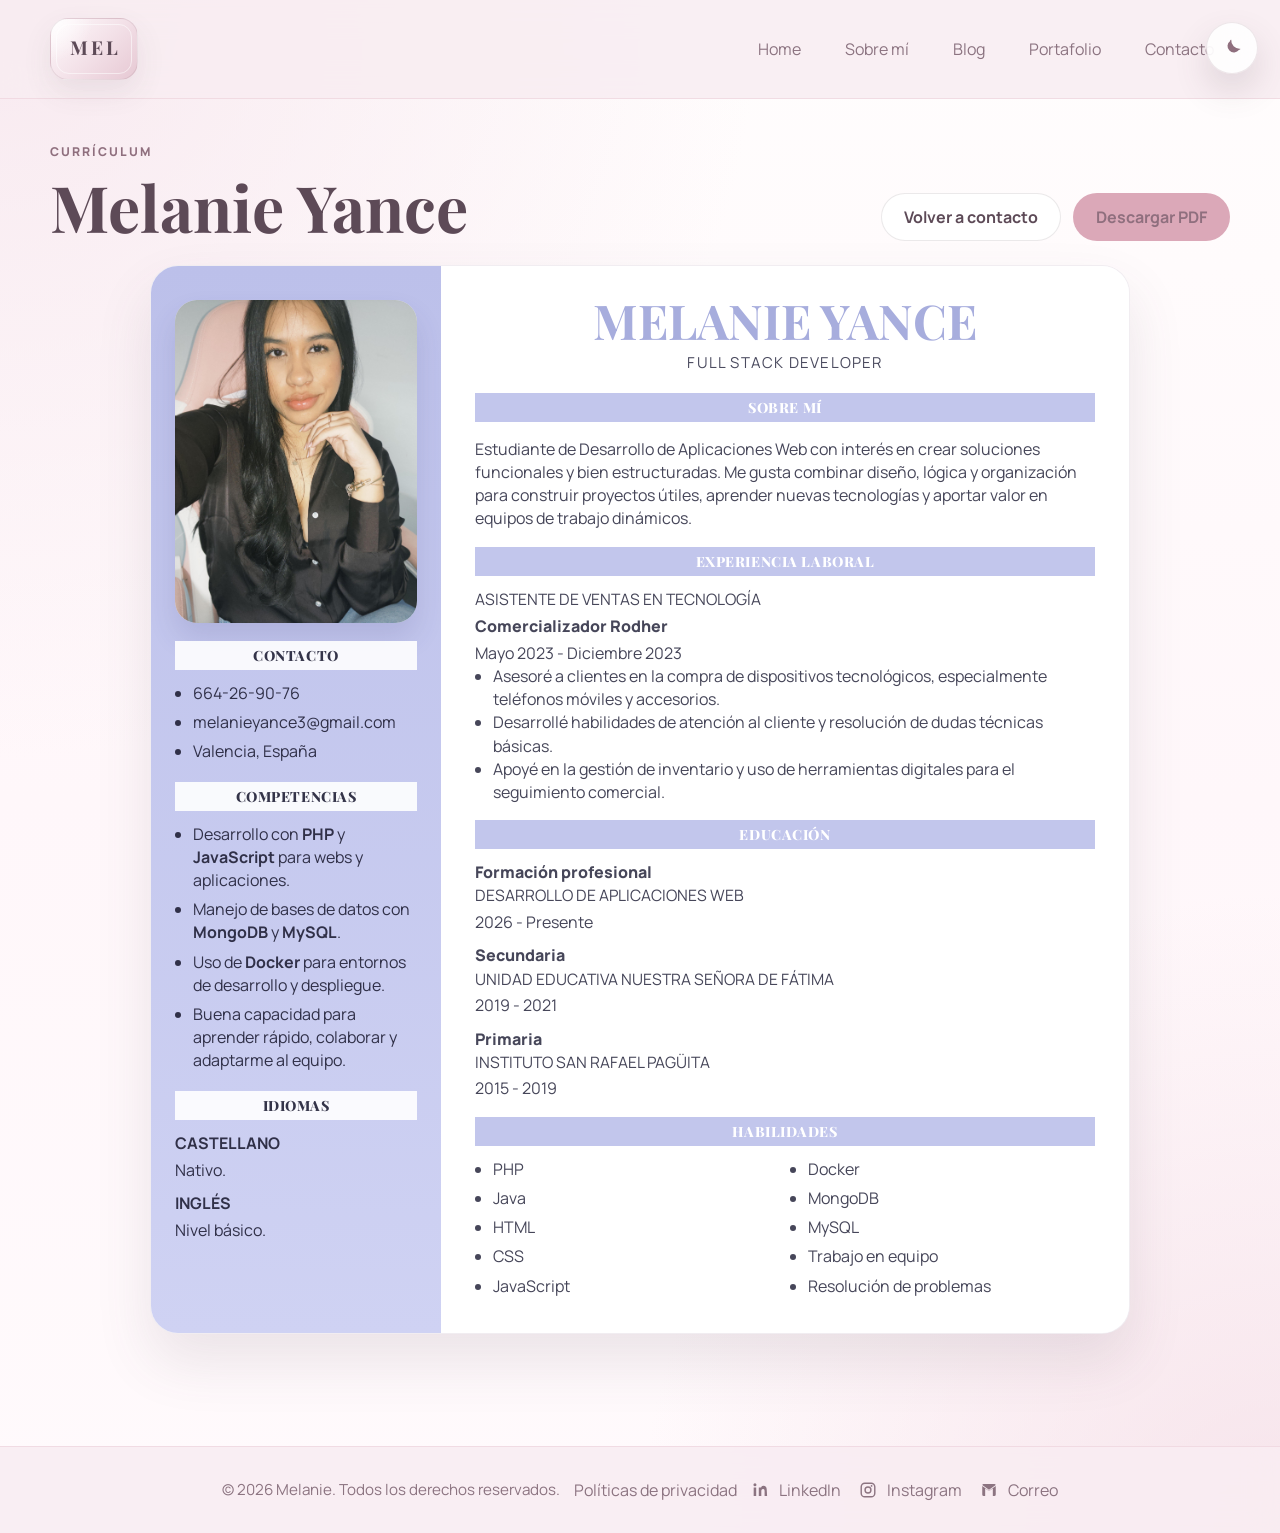
<file: cv.html>
<!DOCTYPE html>
<html lang="es">
<head>
  <meta charset="UTF-8">
  <meta name="viewport" content="width=device-width, initial-scale=1.0">
  <title>CV | Melanie Yance</title>
  <link rel="preconnect" href="https://fonts.googleapis.com">
  <link rel="preconnect" href="https://fonts.gstatic.com" crossorigin>
  <link href="https://fonts.googleapis.com/css2?family=Manrope:wght@400;500;600;700;800&family=Playfair+Display:wght@600;700;800&display=swap" rel="stylesheet">
  <link rel="stylesheet" href="styles.css">
</head>
<body class="cv-page">
  <header class="site-header full-width">
    <div class="bar-content">
      <a class="brand" href="index.html">
        <span class="logo-slot" aria-hidden="true">
          <span class="logo-core">MEL</span>
        </span>
      </a>
      <nav class="site-nav">
        <a href="index.html">Home</a>
        <a href="sobre-mi.html">Sobre mí</a>
        <a href="blog.html">Blog</a>
        <a href="portafolio.html">Portafolio</a>
        <a href="contacto.html">Contacto</a>
      </nav>
    </div>
  </header>

  <div class="page-shell">
    <main class="cv-page-main">
      <section class="cv-page-intro">
        <div>
          <p class="eyebrow">Currículum</p>
          <h1>Melanie Yance</h1>
        </div>
        <div class="cv-page-actions">
          <a class="button button-secondary" href="contacto.html">Volver a contacto</a>
          <a class="button button-primary" href="Melanie-Yance-CV.pdf" download>Descargar PDF</a>
        </div>
      </section>

      <section class="cv-sheet" aria-label="Currículum de Melanie Yance">
        <aside class="cv-sidebar">
          <div class="cv-photo">
            <img src="FotoCV.jpeg" alt="Foto de Melanie Yance">
          </div>

          <div class="cv-side-section">
            <h2>Contacto</h2>
            <ul class="cv-contact-list">
              <li>664-26-90-76</li>
              <li>melanieyance3@gmail.com</li>
              <li>Valencia, España</li>
            </ul>
          </div>

          <div class="cv-side-section">
            <h2>Competencias</h2>
            <ul class="cv-bullet-list">
              <li>Desarrollo con <strong>PHP</strong> y <strong>JavaScript</strong> para webs y aplicaciones.</li>
              <li>Manejo de bases de datos con <strong>MongoDB</strong> y <strong>MySQL</strong>.</li>
              <li>Uso de <strong>Docker</strong> para entornos de desarrollo y despliegue.</li>
              <li>Buena capacidad para aprender rápido, colaborar y adaptarme al equipo.</li>
            </ul>
          </div>

          <div class="cv-side-section">
            <h2>Idiomas</h2>
            <div class="cv-language">
              <strong>Castellano</strong>
              <span>Nativo.</span>
            </div>
            <div class="cv-language">
              <strong>Inglés</strong>
              <span>Nivel básico.</span>
            </div>
          </div>
        </aside>

        <div class="cv-main">
          <header class="cv-header">
            <h2 class="cv-name">Melanie Yance</h2>
            <p class="cv-role">Full Stack Developer</p>
          </header>

          <section class="cv-content-section">
            <h3>Sobre mí</h3>
            <p>
              Estudiante de Desarrollo de Aplicaciones Web con interés en crear soluciones funcionales y bien
              estructuradas. Me gusta combinar diseño, lógica y organización para construir proyectos útiles,
              aprender nuevas tecnologías y aportar valor en equipos de trabajo dinámicos.
            </p>
          </section>

          <section class="cv-content-section">
            <h3>Experiencia laboral</h3>
            <article class="cv-entry">
              <p class="cv-entry-title">Asistente de Ventas en Tecnología</p>
              <p class="cv-entry-subtitle">Comercializador Rodher</p>
              <p class="cv-entry-period">Mayo 2023 - Diciembre 2023</p>
              <ul>
                <li>Asesoré a clientes en la compra de dispositivos tecnológicos, especialmente teléfonos móviles y accesorios.</li>
                <li>Desarrollé habilidades de atención al cliente y resolución de dudas técnicas básicas.</li>
                <li>Apoyé en la gestión de inventario y uso de herramientas digitales para el seguimiento comercial.</li>
              </ul>
            </article>
          </section>

          <section class="cv-content-section">
            <h3>Educación</h3>
            <article class="cv-entry">
              <p class="cv-entry-subtitle">Formación profesional</p>
              <p class="cv-entry-title">Desarrollo de Aplicaciones Web</p>
              <p class="cv-entry-period">2026 - Presente</p>
            </article>
            <article class="cv-entry">
              <p class="cv-entry-subtitle">Secundaria</p>
              <p class="cv-entry-title">Unidad Educativa Nuestra Señora de Fátima</p>
              <p class="cv-entry-period">2019 - 2021</p>
            </article>
            <article class="cv-entry">
              <p class="cv-entry-subtitle">Primaria</p>
              <p class="cv-entry-title">Instituto San Rafael Pagüita</p>
              <p class="cv-entry-period">2015 - 2019</p>
            </article>
          </section>

          <section class="cv-content-section">
            <h3>Habilidades</h3>
            <ul class="cv-skills-list">
              <li>PHP</li>
              <li>Java</li>
              <li>HTML</li>
              <li>CSS</li>
              <li>JavaScript</li>
              <li>Docker</li>
              <li>MongoDB</li>
              <li>MySQL</li>
              <li>Trabajo en equipo</li>
              <li>Resolución de problemas</li>
            </ul>
          </section>
        </div>
      </section>
    </main>
  </div>

  <footer class="site-footer full-width">
    <div class="bar-content footer-inner">
      <div class="footer-block footer-copy">© 2026 Melanie. Todos los derechos reservados.</div>
      <div class="footer-block footer-policy">
        <a href="politica-privacidad.html">Políticas de privacidad</a>
      </div>
      <div class="footer-block footer-socials">
        <a href="https://www.linkedin.com/in/melanie-yance-38a672328/" target="_blank" rel="noopener noreferrer" aria-label="LinkedIn">
          <span class="footer-icon" aria-hidden="true">
            <svg viewBox="0 0 24 24" role="img"><path d="M6.94 8.5H3.56V20h3.38zM5.25 3A2.03 2.03 0 1 0 5.3 7.06 2.03 2.03 0 0 0 5.25 3m15.69 8.03c0-3.3-1.76-4.84-4.1-4.84a3.57 3.57 0 0 0-3.23 1.78V8.5h-3.24V20h3.38v-6.2c0-1.63.3-3.2 2.33-3.2 2 0 2.03 1.88 2.03 3.31V20h3.38z"/></svg>
          </span>
          <span>LinkedIn</span>
        </a>
        <a href="https://www.instagram.com/aaangeles_27/" target="_blank" rel="noopener noreferrer" aria-label="Instagram">
          <span class="footer-icon" aria-hidden="true">
            <svg viewBox="0 0 24 24" role="img"><path d="M7.75 2h8.5A5.75 5.75 0 0 1 22 7.75v8.5A5.75 5.75 0 0 1 16.25 22h-8.5A5.75 5.75 0 0 1 2 16.25v-8.5A5.75 5.75 0 0 1 7.75 2m0 1.9A3.85 3.85 0 0 0 3.9 7.75v8.5a3.85 3.85 0 0 0 3.85 3.85h8.5a3.85 3.85 0 0 0 3.85-3.85v-8.5a3.85 3.85 0 0 0-3.85-3.85zm8.95 1.43a1.18 1.18 0 1 1 0 2.36 1.18 1.18 0 0 1 0-2.36M12 7.14A4.86 4.86 0 1 1 7.14 12 4.87 4.87 0 0 1 12 7.14m0 1.9A2.96 2.96 0 1 0 14.96 12 2.96 2.96 0 0 0 12 9.04"/></svg>
          </span>
          <span>Instagram</span>
        </a>
        <a href="mailto:melanieyance3@gmail.com" aria-label="Correo">
          <span class="footer-icon" aria-hidden="true">
            <svg viewBox="0 0 24 24" role="img"><path d="M3 6.75 12 13l9-6.25V18a2 2 0 0 1-2 2h-1.9V9.93L12 13.4 6.9 9.93V20H5a2 2 0 0 1-2-2zm18-1.5A2 2 0 0 0 19 4H5a2 2 0 0 0-2 1.25L12 11.5z"/></svg>
          </span>
          <span>Correo</span>
        </a>
      </div>
    </div>
  </footer>
  <script src="theme-toggle.js" defer></script>
</body>
</html>
</file>
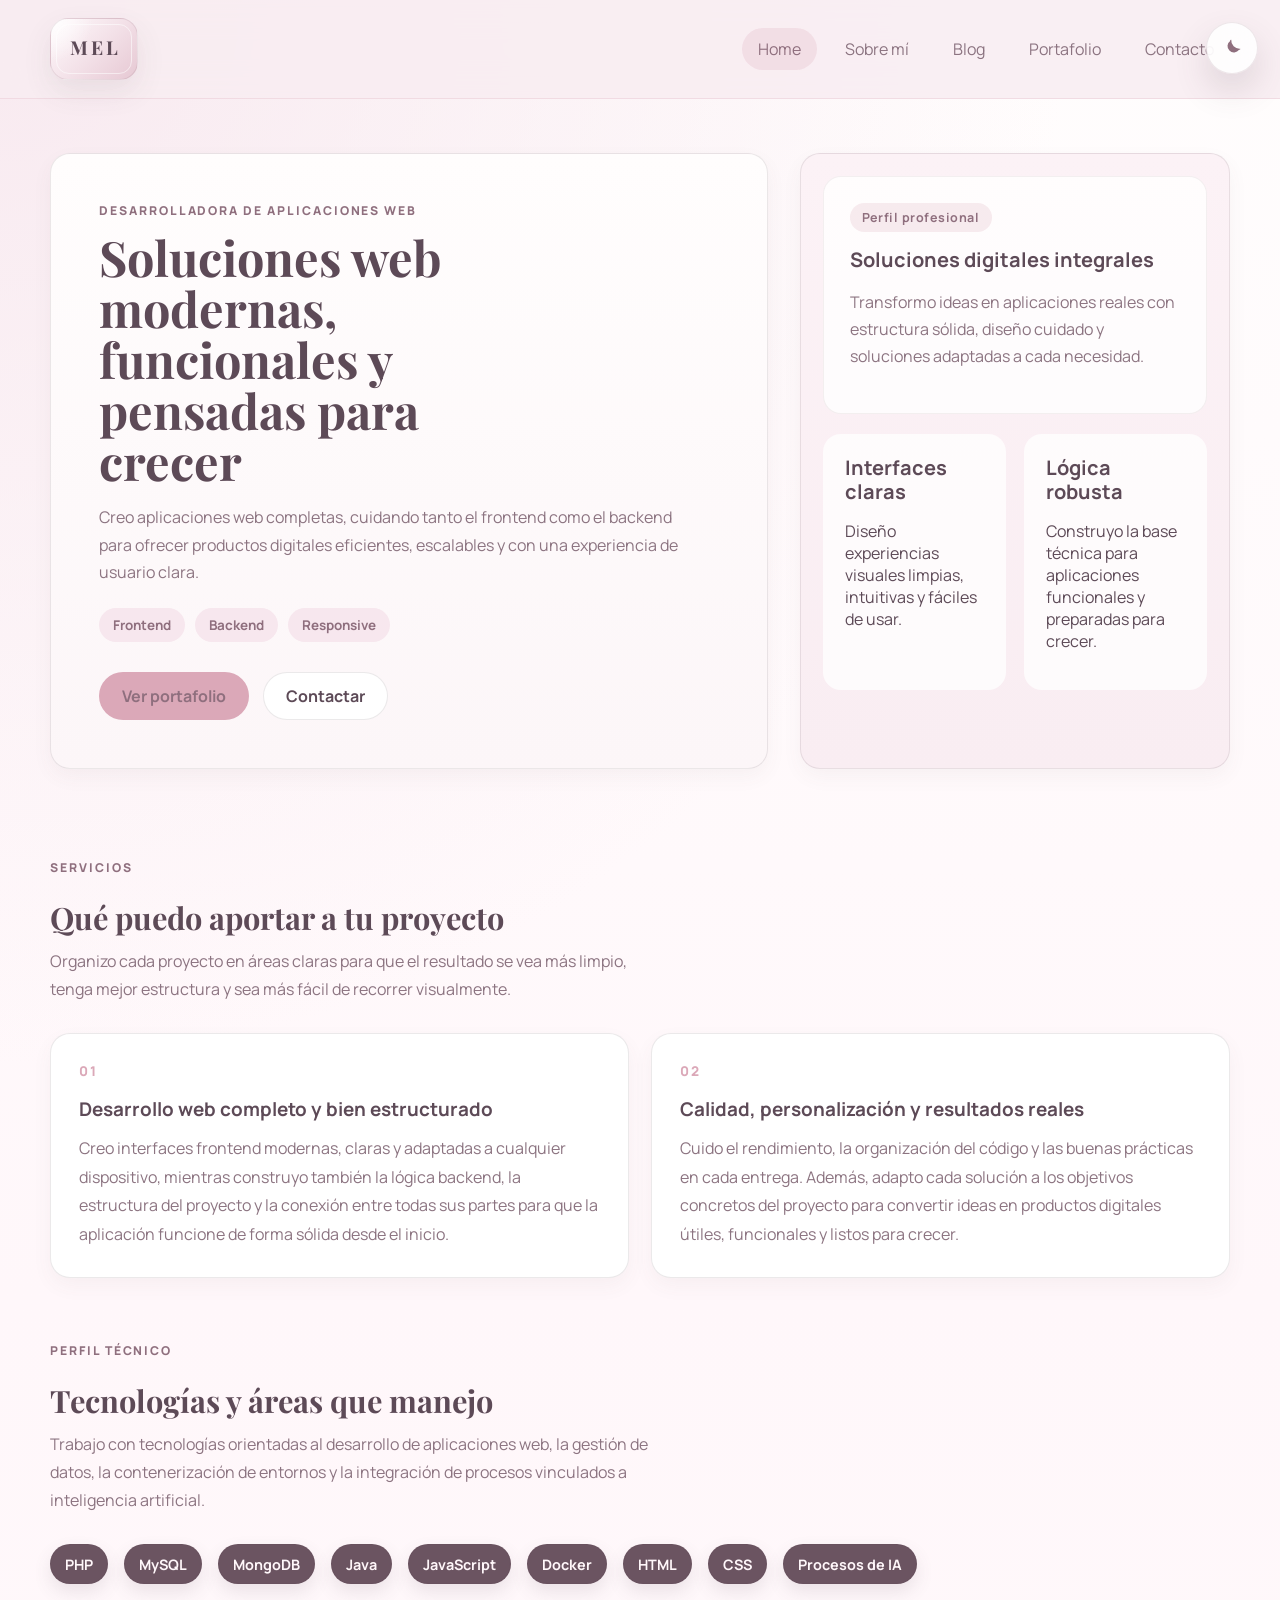
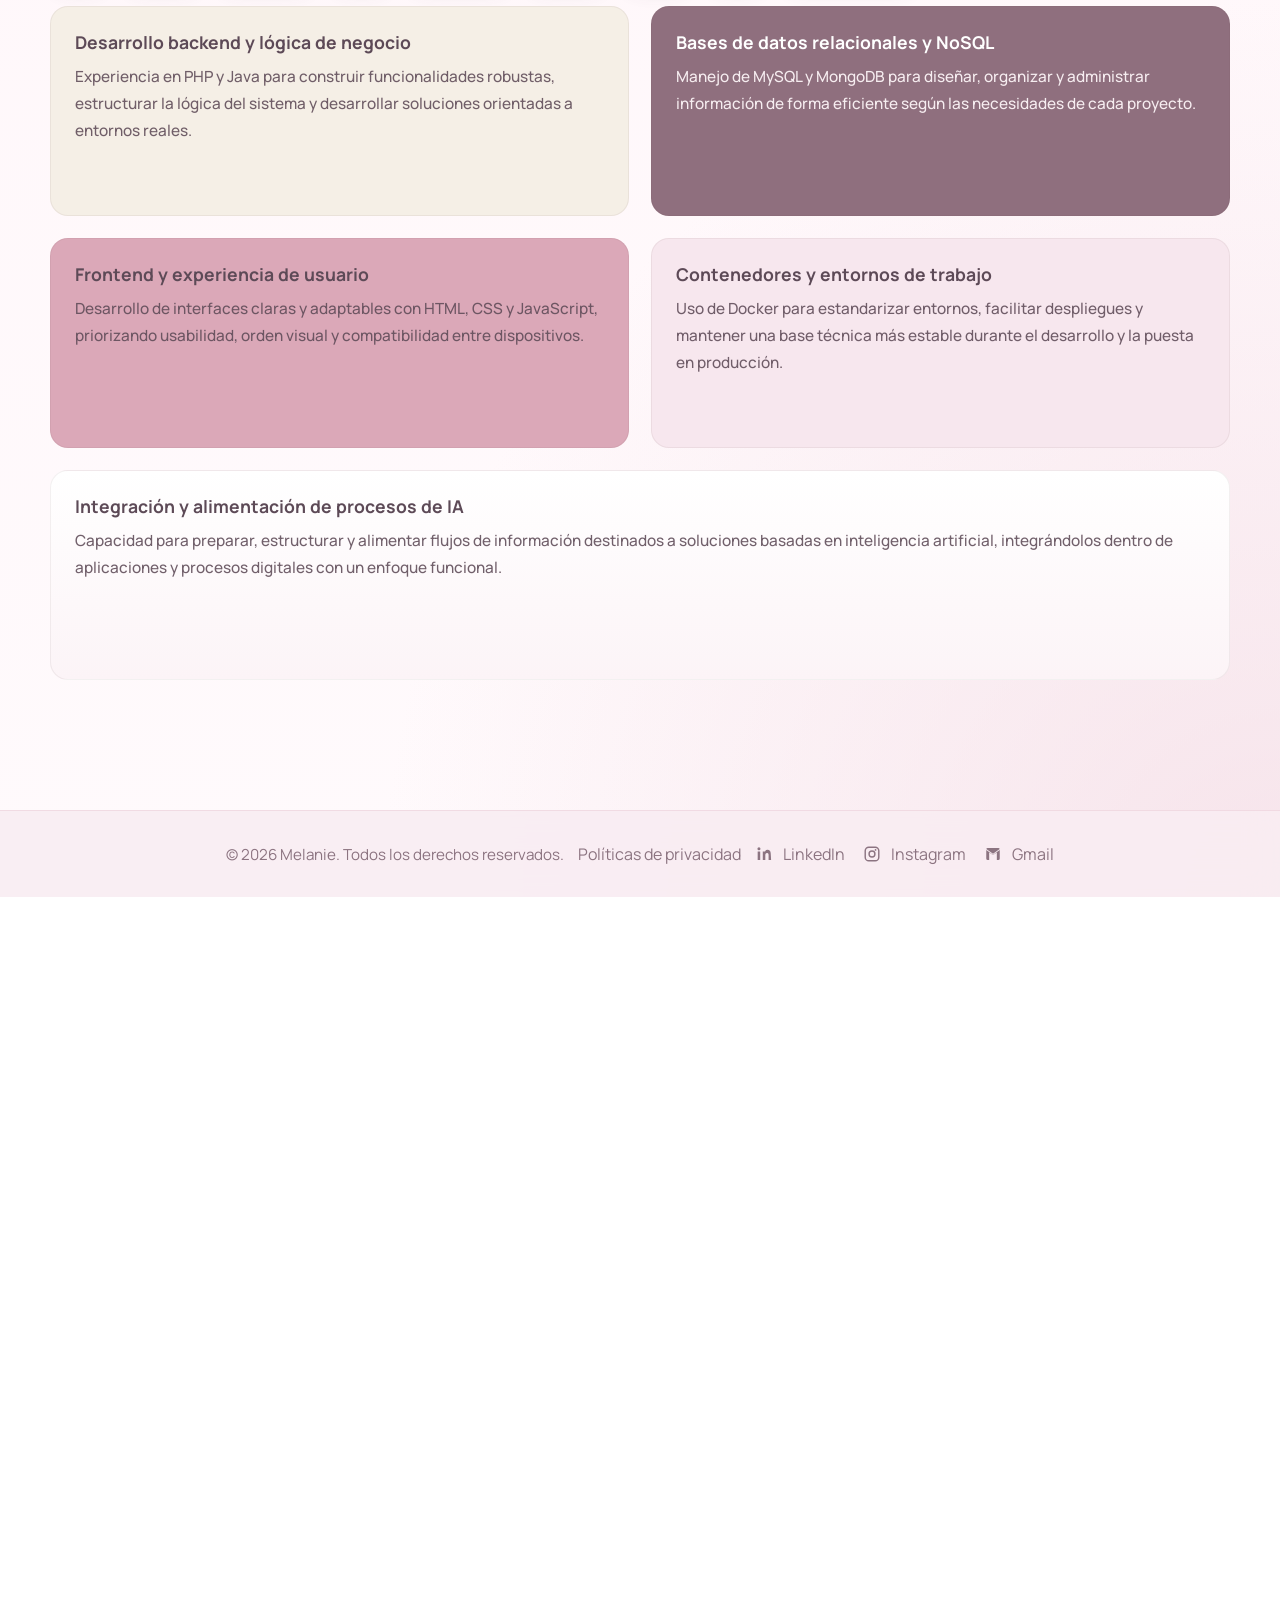
<file: home.html>
<!DOCTYPE html>
<html lang="es">
<head>
  <meta charset="UTF-8">
  <meta http-equiv="refresh" content="0; url=index.html">
  <meta name="viewport" content="width=device-width, initial-scale=1.0">
  <title>Home | Melanie</title>
  <link rel="canonical" href="index.html">
</head>
<body>
  <p>Redirigiendo a la pagina principal...</p>
</body>
</html>
</file>
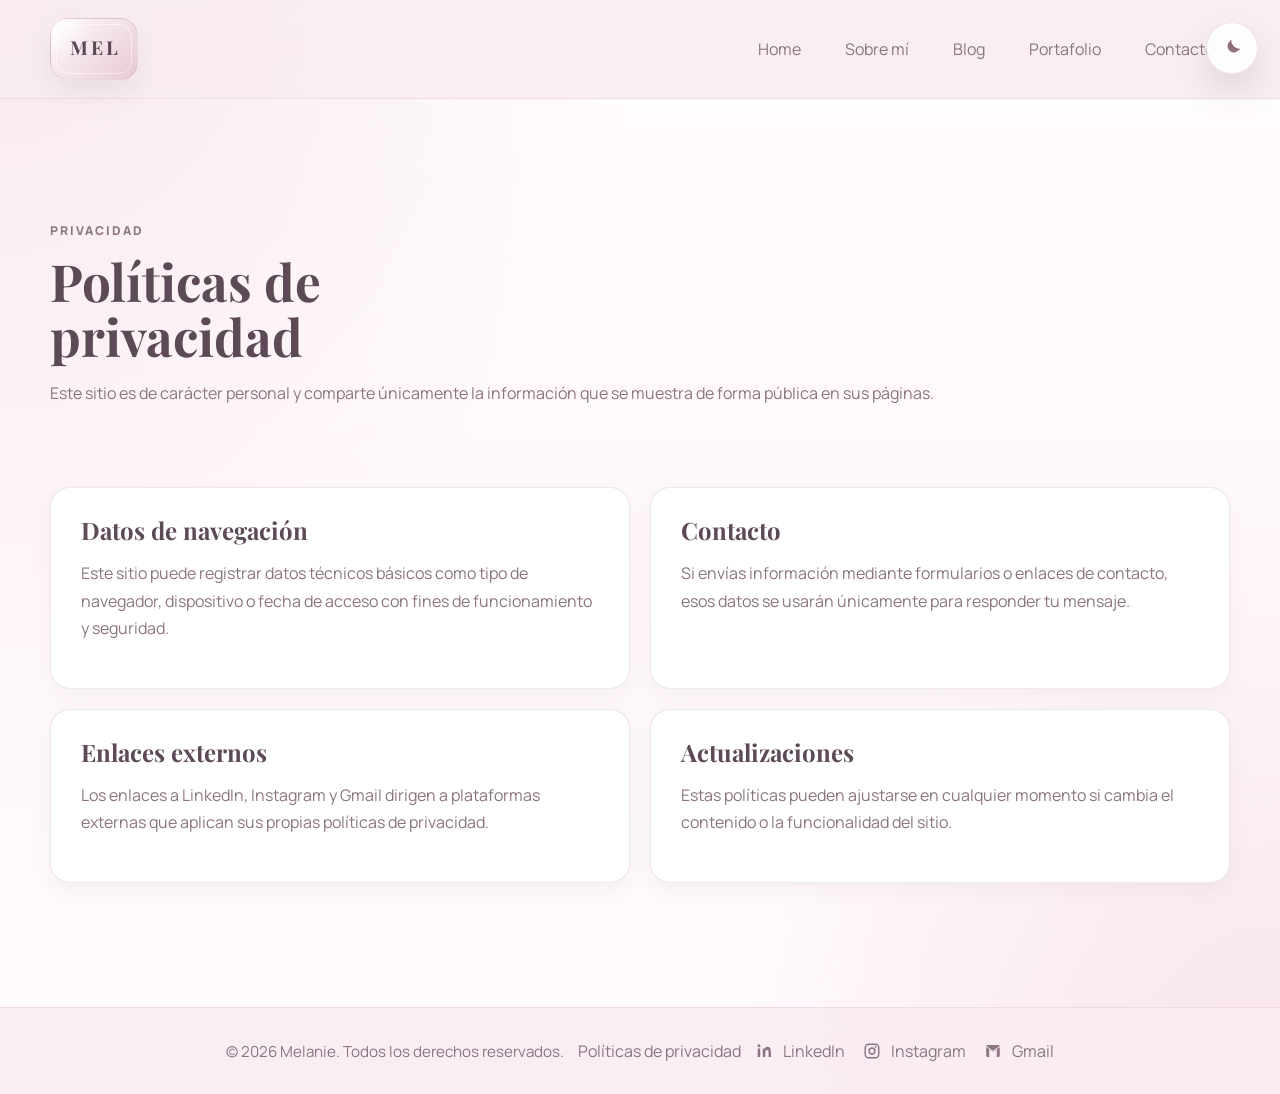
<file: politica-privacidad.html>
<!DOCTYPE html>
<html lang="es">
<head>
  <meta charset="UTF-8">
  <meta name="viewport" content="width=device-width, initial-scale=1.0">
  <title>Políticas de privacidad | Melanie</title>
  <link rel="preconnect" href="https://fonts.googleapis.com">
  <link rel="preconnect" href="https://fonts.gstatic.com" crossorigin>
  <link href="https://fonts.googleapis.com/css2?family=Manrope:wght@400;500;600;700;800&family=Playfair+Display:wght@600;700&display=swap" rel="stylesheet">
  <link rel="stylesheet" href="styles.css">
</head>
<body>
  <header class="site-header full-width">
    <div class="bar-content">
      <a class="brand" href="index.html">
        <span class="logo-slot" aria-hidden="true">
          <span class="logo-core">MEL</span>
        </span>
      </a>
      <nav class="site-nav">
        <a href="index.html">Home</a>
        <a href="sobre-mi.html">Sobre mí</a>
        <a href="blog.html">Blog</a>
        <a href="portafolio.html">Portafolio</a>
        <a href="contacto.html">Contacto</a>
      </nav>
    </div>
  </header>

  <div class="page-shell">
    <main class="inner-page">
      <section class="page-intro">
        <p class="eyebrow">Privacidad</p>
        <h1>Políticas de privacidad</h1>
        <p>Este sitio es de carácter personal y comparte únicamente la información que se muestra de forma pública en sus páginas.</p>
      </section>

      <section class="section">
        <div class="two-column">
          <article class="info-card">
            <h2>Datos de navegación</h2>
            <p>Este sitio puede registrar datos técnicos básicos como tipo de navegador, dispositivo o fecha de acceso con fines de funcionamiento y seguridad.</p>
          </article>
          <article class="info-card">
            <h2>Contacto</h2>
            <p>Si envías información mediante formularios o enlaces de contacto, esos datos se usarán únicamente para responder tu mensaje.</p>
          </article>
          <article class="info-card">
            <h2>Enlaces externos</h2>
            <p>Los enlaces a LinkedIn, Instagram y Gmail dirigen a plataformas externas que aplican sus propias políticas de privacidad.</p>
          </article>
          <article class="info-card">
            <h2>Actualizaciones</h2>
            <p>Estas políticas pueden ajustarse en cualquier momento si cambia el contenido o la funcionalidad del sitio.</p>
          </article>
        </div>
      </section>
    </main>
  </div>

  <footer class="site-footer full-width">
    <div class="bar-content footer-inner">
      <div class="footer-block footer-copy">© 2026 Melanie. Todos los derechos reservados.</div>
      <div class="footer-block footer-policy">
        <a href="politica-privacidad.html">Políticas de privacidad</a>
      </div>
      <div class="footer-block footer-socials">
        <a href="https://www.linkedin.com/in/melanie-yance-38a672328/" target="_blank" rel="noopener noreferrer" aria-label="LinkedIn">
          <span class="footer-icon" aria-hidden="true">
            <svg viewBox="0 0 24 24" role="img"><path d="M6.94 8.5H3.56V20h3.38zM5.25 3A2.03 2.03 0 1 0 5.3 7.06 2.03 2.03 0 0 0 5.25 3m15.69 8.03c0-3.3-1.76-4.84-4.1-4.84a3.57 3.57 0 0 0-3.23 1.78V8.5h-3.24V20h3.38v-6.2c0-1.63.3-3.2 2.33-3.2 2 0 2.03 1.88 2.03 3.31V20h3.38z"/></svg>
          </span>
          <span>LinkedIn</span>
        </a>
        <a href="https://www.instagram.com/aaangeles_27/" target="_blank" rel="noopener noreferrer" aria-label="Instagram">
          <span class="footer-icon" aria-hidden="true">
            <svg viewBox="0 0 24 24" role="img"><path d="M7.75 2h8.5A5.75 5.75 0 0 1 22 7.75v8.5A5.75 5.75 0 0 1 16.25 22h-8.5A5.75 5.75 0 0 1 2 16.25v-8.5A5.75 5.75 0 0 1 7.75 2m0 1.9A3.85 3.85 0 0 0 3.9 7.75v8.5a3.85 3.85 0 0 0 3.85 3.85h8.5a3.85 3.85 0 0 0 3.85-3.85v-8.5a3.85 3.85 0 0 0-3.85-3.85zm8.95 1.43a1.18 1.18 0 1 1 0 2.36 1.18 1.18 0 0 1 0-2.36M12 7.14A4.86 4.86 0 1 1 7.14 12 4.87 4.87 0 0 1 12 7.14m0 1.9A2.96 2.96 0 1 0 14.96 12 2.96 2.96 0 0 0 12 9.04"/></svg>
          </span>
          <span>Instagram</span>
        </a>
        <a href="https://mail.google.com/mail/u/0/?tab=rm&ogbl#inbox" target="_blank" rel="noopener noreferrer" aria-label="Gmail">
          <span class="footer-icon" aria-hidden="true">
            <svg viewBox="0 0 24 24" role="img"><path d="M3 6.75 12 13l9-6.25V18a2 2 0 0 1-2 2h-1.9V9.93L12 13.4 6.9 9.93V20H5a2 2 0 0 1-2-2zm18-1.5A2 2 0 0 0 19 4H5a2 2 0 0 0-2 1.25L12 11.5z"/></svg>
          </span>
          <span>Gmail</span>
        </a>
      </div>
    </div>
  </footer>
  <script src="theme-toggle.js" defer></script>
</body>
</html>
</file>
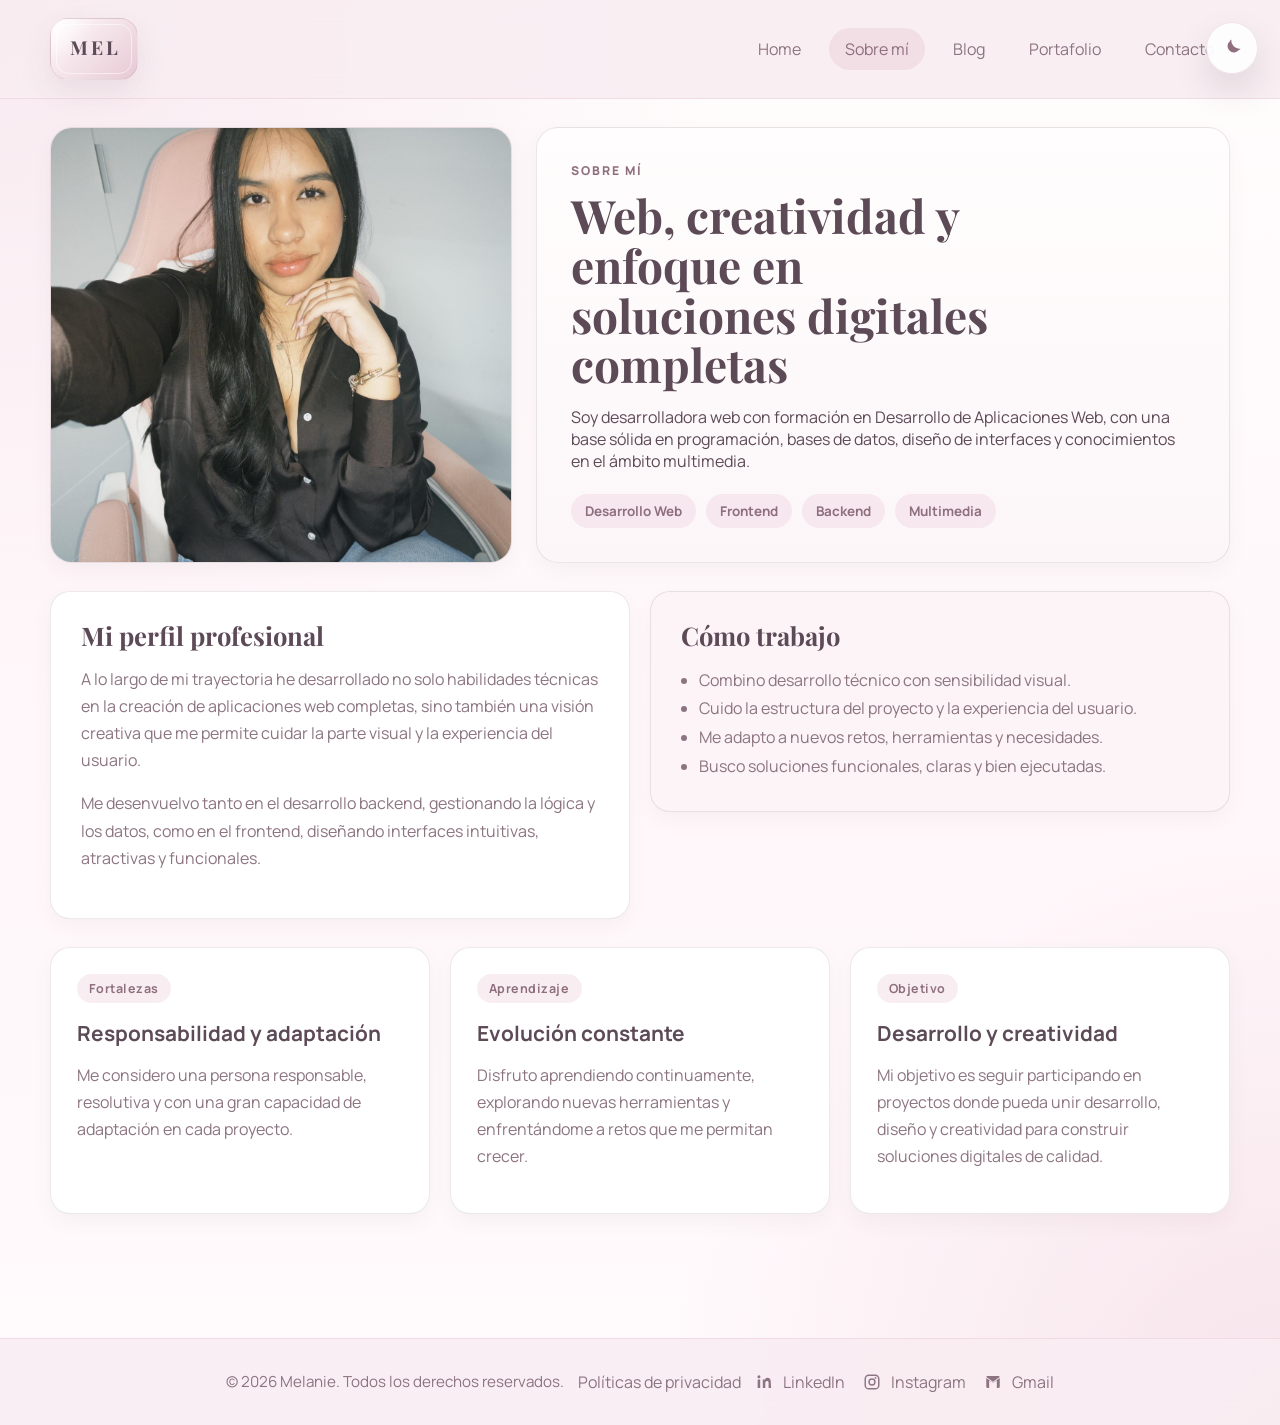
<file: sobre-mi.html>
<!DOCTYPE html>
<html lang="es">
<head>
  <meta charset="UTF-8">
  <meta name="viewport" content="width=device-width, initial-scale=1.0">
  <title>Sobre mí | Melanie</title>
  <link rel="preconnect" href="https://fonts.googleapis.com">
  <link rel="preconnect" href="https://fonts.gstatic.com" crossorigin>
  <link href="https://fonts.googleapis.com/css2?family=Manrope:wght@400;500;600;700;800&family=Playfair+Display:wght@600;700&display=swap" rel="stylesheet">
  <link rel="stylesheet" href="styles.css">
</head>
<body class="about-page">
  <header class="site-header full-width">
    <div class="bar-content">
      <a class="brand" href="index.html">
        <span class="logo-slot" aria-hidden="true">
          <span class="logo-core">MEL</span>
        </span>
      </a>
      <nav class="site-nav">
        <a href="index.html">Home</a>
        <a class="active" href="sobre-mi.html">Sobre mí</a>
        <a href="blog.html">Blog</a>
        <a href="portafolio.html">Portafolio</a>
        <a href="contacto.html">Contacto</a>
      </nav>
    </div>
  </header>

  <div class="page-shell">

    <main class="inner-page">
      <section class="about-hero">
        <div class="about-photo-card">
          <img src="yolis.jpg" alt="Foto de Melanie" class="about-photo">
        </div>
        <div class="about-intro-card">
          <p class="eyebrow">Sobre mí</p>
          <h1>Web, creatividad y enfoque en soluciones digitales completas</h1>
          <p>Soy desarrolladora web con formación en Desarrollo de Aplicaciones Web, con una base sólida en programación, bases de datos, diseño de interfaces y conocimientos en el ámbito multimedia.</p>
          <div class="hero-tags">
            <span>Desarrollo Web</span>
            <span>Frontend</span>
            <span>Backend</span>
            <span>Multimedia</span>
          </div>
        </div>
      </section>

      <section class="two-column">
        <article class="info-card">
          <h2>Mi perfil profesional</h2>
          <p>A lo largo de mi trayectoria he desarrollado no solo habilidades técnicas en la creación de aplicaciones web completas, sino también una visión creativa que me permite cuidar la parte visual y la experiencia del usuario.</p>
          <p>Me desenvuelvo tanto en el desarrollo backend, gestionando la lógica y los datos, como en el frontend, diseñando interfaces intuitivas, atractivas y funcionales.</p>
        </article>
        <article class="info-card accent-card">
          <h2>Cómo trabajo</h2>
          <ul class="clean-list">
            <li>Combino desarrollo técnico con sensibilidad visual.</li>
            <li>Cuido la estructura del proyecto y la experiencia del usuario.</li>
            <li>Me adapto a nuevos retos, herramientas y necesidades.</li>
            <li>Busco soluciones funcionales, claras y bien ejecutadas.</li>
          </ul>
        </article>
      </section>

      <section class="timeline">
        <article>
          <span>Fortalezas</span>
          <h3>Responsabilidad y adaptación</h3>
          <p>Me considero una persona responsable, resolutiva y con una gran capacidad de adaptación en cada proyecto.</p>
        </article>
        <article>
          <span>Aprendizaje</span>
          <h3>Evolución constante</h3>
          <p>Disfruto aprendiendo continuamente, explorando nuevas herramientas y enfrentándome a retos que me permitan crecer.</p>
        </article>
        <article>
          <span>Objetivo</span>
          <h3>Desarrollo y creatividad</h3>
          <p>Mi objetivo es seguir participando en proyectos donde pueda unir desarrollo, diseño y creatividad para construir soluciones digitales de calidad.</p>
        </article>
      </section>

    </main>

  </div>

  <footer class="site-footer full-width">
    <div class="bar-content footer-inner">
      <div class="footer-block footer-copy">© 2026 Melanie. Todos los derechos reservados.</div>
      <div class="footer-block footer-policy">
        <a href="politica-privacidad.html">Políticas de privacidad</a>
      </div>
      <div class="footer-block footer-socials">
        <a href="https://www.linkedin.com/in/melanie-yance-38a672328/" target="_blank" rel="noopener noreferrer" aria-label="LinkedIn">
          <span class="footer-icon" aria-hidden="true">
            <svg viewBox="0 0 24 24" role="img"><path d="M6.94 8.5H3.56V20h3.38zM5.25 3A2.03 2.03 0 1 0 5.3 7.06 2.03 2.03 0 0 0 5.25 3m15.69 8.03c0-3.3-1.76-4.84-4.1-4.84a3.57 3.57 0 0 0-3.23 1.78V8.5h-3.24V20h3.38v-6.2c0-1.63.3-3.2 2.33-3.2 2 0 2.03 1.88 2.03 3.31V20h3.38z"/></svg>
          </span>
          <span>LinkedIn</span>
        </a>
        <a href="https://www.instagram.com/aaangeles_27/" target="_blank" rel="noopener noreferrer" aria-label="Instagram">
          <span class="footer-icon" aria-hidden="true">
            <svg viewBox="0 0 24 24" role="img"><path d="M7.75 2h8.5A5.75 5.75 0 0 1 22 7.75v8.5A5.75 5.75 0 0 1 16.25 22h-8.5A5.75 5.75 0 0 1 2 16.25v-8.5A5.75 5.75 0 0 1 7.75 2m0 1.9A3.85 3.85 0 0 0 3.9 7.75v8.5a3.85 3.85 0 0 0 3.85 3.85h8.5a3.85 3.85 0 0 0 3.85-3.85v-8.5a3.85 3.85 0 0 0-3.85-3.85zm8.95 1.43a1.18 1.18 0 1 1 0 2.36 1.18 1.18 0 0 1 0-2.36M12 7.14A4.86 4.86 0 1 1 7.14 12 4.87 4.87 0 0 1 12 7.14m0 1.9A2.96 2.96 0 1 0 14.96 12 2.96 2.96 0 0 0 12 9.04"/></svg>
          </span>
          <span>Instagram</span>
        </a>
        <a href="https://mail.google.com/mail/u/0/?tab=rm&ogbl#inbox" target="_blank" rel="noopener noreferrer" aria-label="Gmail">
          <span class="footer-icon" aria-hidden="true">
            <svg viewBox="0 0 24 24" role="img"><path d="M3 6.75 12 13l9-6.25V18a2 2 0 0 1-2 2h-1.9V9.93L12 13.4 6.9 9.93V20H5a2 2 0 0 1-2-2zm18-1.5A2 2 0 0 0 19 4H5a2 2 0 0 0-2 1.25L12 11.5z"/></svg>
          </span>
          <span>Gmail</span>
        </a>
      </div>
    </div>
  </footer>
  <script src="theme-toggle.js" defer></script>
</body>
</html>
</file>
<file: styles.css>
:root {
  --bg: #ffffff;
  --surface: #ffffff;
  --surface-strong: #ffffff;
  --text: #5d4a57;
  --muted: #8c7481;
  --line: rgba(93, 74, 87, 0.12);
  --primary: #dba8b8;
  --primary-soft: #f7e7ee;
  --accent: #8f6f7e;
  --accent-soft: #fdf2f6;
  --shadow: 0 10px 28px rgba(93, 74, 87, 0.06);
  --bg-gradient:
    radial-gradient(circle at top left, rgba(247, 231, 238, 0.9) 0%, rgba(247, 231, 238, 0) 38%),
    radial-gradient(circle at bottom right, rgba(243, 219, 228, 0.72) 0%, rgba(243, 219, 228, 0) 32%),
    linear-gradient(180deg, #fffdfd 0%, #fff7fa 52%, #fffafc 100%);
  --shell-bg: transparent;
  --header-bg: rgba(249, 237, 242, 0.86);
  --footer-bg: rgba(249, 237, 242, 0.9);
  --button-secondary-bg: #fff;
  --panel-soft: rgba(255, 255, 255, 0.78);
  --toggle-bg: rgba(255, 255, 255, 0.86);
  --toggle-icon: #8f6f7e;
  --toggle-border: rgba(143, 111, 126, 0.16);
  --toggle-shadow: 0 16px 34px rgba(93, 74, 87, 0.16);
  --focus-ring: rgba(216, 167, 177, 0.44);
}

html[data-theme="dark"] {
  color-scheme: dark;
  --bg: #160f16;
  --surface: rgba(43, 29, 40, 0.92);
  --surface-strong: rgba(54, 37, 50, 0.95);
  --text: #f6e8ee;
  --muted: #d3bcc7;
  --line: rgba(241, 218, 227, 0.14);
  --primary: #d7a2b4;
  --primary-soft: rgba(215, 162, 180, 0.18);
  --accent: #f2bfd0;
  --accent-soft: rgba(80, 54, 69, 0.92);
  --shadow: 0 18px 40px rgba(8, 4, 8, 0.36);
  --bg-gradient:
    radial-gradient(circle at top left, rgba(143, 111, 126, 0.34) 0%, rgba(143, 111, 126, 0) 32%),
    radial-gradient(circle at bottom right, rgba(219, 168, 184, 0.12) 0%, rgba(219, 168, 184, 0) 30%),
    linear-gradient(180deg, #140f14 0%, #1d1520 48%, #120d13 100%);
  --shell-bg: transparent;
  --header-bg: rgba(30, 20, 31, 0.88);
  --footer-bg: rgba(28, 18, 29, 0.92);
  --button-secondary-bg: rgba(255, 255, 255, 0.04);
  --panel-soft: rgba(255, 248, 251, 0.06);
  --toggle-bg: rgba(38, 25, 36, 0.92);
  --toggle-icon: #ffe6a8;
  --toggle-border: rgba(242, 191, 208, 0.18);
  --toggle-shadow: 0 18px 38px rgba(0, 0, 0, 0.34);
  --focus-ring: rgba(242, 191, 208, 0.3);
}

* {
  box-sizing: border-box;
}

img,
video {
  max-width: 100%;
}

html {
  scroll-behavior: smooth;
}

body {
  margin: 0;
  min-height: 100vh;
  font-family: "Manrope", sans-serif;
  color: var(--text);
  background: var(--bg-gradient);
  transition: background 0.35s ease, color 0.25s ease;
}

a {
  color: inherit;
  text-decoration: none;
  overflow-wrap: anywhere;
}

code {
  overflow-wrap: anywhere;
  word-break: break-word;
}

.page-shell {
  width: min(1180px, calc(100% - 32px));
  margin: 0 auto;
  padding: 44px 0 56px;
  background: var(--shell-bg);
}

.site-header {
  padding: 18px 0;
  background: var(--header-bg);
  border-bottom: 1px solid rgba(219, 168, 184, 0.28);
  backdrop-filter: blur(16px);
}

.full-width {
  width: 100%;
}

.bar-content {
  width: min(1180px, calc(100% - 32px));
  margin: 0 auto;
  display: flex;
  align-items: center;
  justify-content: space-between;
  gap: 24px;
}

.brand {
  display: inline-flex;
  align-items: center;
  gap: 0;
}

.logo-slot {
  display: inline-flex;
  align-items: center;
  justify-content: center;
  position: relative;
  width: 88px;
  height: 62px;
  border-radius: 18px;
  background:
    radial-gradient(circle at top left, rgba(255, 255, 255, 0.92) 0%, rgba(255, 255, 255, 0) 40%),
    linear-gradient(135deg, #fffafc 0%, #f3e1e8 52%, #e6c8d3 100%);
  border: 1px solid rgba(143, 111, 126, 0.16);
  box-shadow: 0 12px 28px rgba(93, 74, 87, 0.1);
}

.logo-slot::after {
  content: "";
  position: absolute;
  inset: 5px;
  border-radius: 13px;
  border: 1px solid rgba(255, 255, 255, 0.55);
}

.logo-core {
  position: relative;
  z-index: 1;
  font-family: "Playfair Display", serif;
  font-size: 1.2rem;
  font-weight: 700;
  line-height: 1;
  letter-spacing: 0.18em;
  text-indent: 0.18em;
  color: #5d4a57;
  transform: translateY(-1px);
}

.site-nav {
  display: flex;
  flex-wrap: wrap;
  gap: 12px;
}

.site-nav a {
  padding: 10px 16px;
  border-radius: 999px;
  color: var(--muted);
  transition: 0.25s ease;
}

.site-nav a:hover,
.site-nav a.active {
  color: var(--accent);
  background: rgba(219, 168, 184, 0.24);
}

.hero {
  display: grid;
  grid-template-columns: 1.4fr 0.9fr;
  gap: 32px;
  align-items: stretch;
  padding: 48px 0 34px;
}

.hero-copy,
.hero-panel,
.feature-card,
.info-card,
.post-card,
.portfolio-card,
.contact-form,
.timeline article {
  border: 1px solid var(--line);
  border-radius: 20px;
  background: var(--surface);
  box-shadow: 0 8px 20px rgba(107, 79, 79, 0.05);
}

.hero-copy {
  padding: 42px;
}

.eyebrow {
  margin: 0 0 12px;
  color: var(--accent);
  text-transform: uppercase;
  letter-spacing: 0.16em;
  font-size: 0.76rem;
  font-weight: 800;
}

h1,
h2,
h3 {
  margin: 0;
  font-family: "Playfair Display", serif;
  line-height: 1.08;
}

h1 {
  font-size: clamp(2.8rem, 5vw, 5rem);
  max-width: 12ch;
}

.hero-text,
.page-intro p,
.feature-card p,
.info-card p,
.post-card p,
.portfolio-card p,
.timeline p,
.metric-card p {
  color: var(--muted);
  line-height: 1.7;
}

.hero-text {
  max-width: 56ch;
  margin: 20px 0 0;
  font-size: 1rem;
}

.hero-actions {
  display: flex;
  flex-wrap: wrap;
  gap: 14px;
  margin-top: 30px;
}

.hero-tags {
  display: flex;
  flex-wrap: wrap;
  gap: 10px;
  margin-top: 22px;
}

.hero-tags span {
  display: inline-flex;
  padding: 8px 14px;
  border-radius: 999px;
  background: var(--primary-soft);
  color: var(--accent);
  font-size: 0.84rem;
  font-weight: 700;
}

.button {
  display: inline-flex;
  align-items: center;
  justify-content: center;
  min-height: 48px;
  padding: 0 22px;
  border-radius: 999px;
  border: 1px solid transparent;
  font-weight: 700;
}

.button-primary {
  background: var(--primary);
  color: var(--accent);
}

.button-secondary {
  background: var(--button-secondary-bg);
  border-color: var(--line);
}

.hero-panel {
  padding: 28px;
  background: var(--accent-soft);
  color: var(--text);
}

.metric-card {
  padding: 24px;
  border-radius: 18px;
  background: rgba(255, 255, 255, 0.8);
  border: 1px solid rgba(107, 79, 79, 0.08);
}

.metric-card span,
.timeline span,
.project-badge {
  display: inline-flex;
  padding: 6px 12px;
  border-radius: 999px;
  background: rgba(219, 168, 184, 0.22);
  color: var(--accent);
  font-size: 0.78rem;
  font-weight: 700;
  letter-spacing: 0.04em;
}

.metric-card strong {
  display: block;
  margin-top: 18px;
  font-size: 1.5rem;
}

.panel-grid {
  display: grid;
  grid-template-columns: repeat(2, 1fr);
  gap: 18px;
  margin-top: 20px;
}

.panel-grid article {
  padding: 18px;
  border-radius: 18px;
  background: var(--panel-soft);
}

.panel-grid h2 {
  font-size: 2rem;
  margin-bottom: 8px;
}

.section,
.page-intro,
.blog-layout,
.portfolio-grid,
.contact-layout,
.timeline,
.site-footer {
  margin-top: 56px;
}

.section-heading {
  display: flex;
  flex-direction: column;
  gap: 12px;
  margin-bottom: 28px;
}

.section-heading h2,
.page-intro h1 {
  font-size: clamp(2rem, 4vw, 3.4rem);
}

.section-lead {
  max-width: 62ch;
  margin: 0;
  color: var(--muted);
  line-height: 1.75;
}

.card-grid {
  display: grid;
  grid-template-columns: repeat(5, 1fr);
  gap: 22px;
}

.feature-card,
.info-card,
.post-card,
.portfolio-card,
.contact-form,
.timeline article {
  padding: 30px;
}

.card-number {
  display: inline-block;
  color: var(--primary);
  font-size: 0.84rem;
  font-weight: 800;
  letter-spacing: 0.12em;
  margin-bottom: 18px;
}

.spotlight {
  display: grid;
  grid-template-columns: 1fr 1fr;
  gap: 28px;
  align-items: center;
}

.palette {
  display: grid;
  grid-template-columns: repeat(2, 1fr);
  gap: 18px;
}

.swatch {
  min-height: 120px;
  padding: 18px;
  border-radius: 18px;
  display: flex;
  align-items: flex-end;
  font-weight: 700;
  border: 1px solid rgba(107, 79, 79, 0.08);
}

.beige {
  background: #f5efe6;
}

.brown {
  background: #8f6f7e;
  color: white;
}

.terracotta {
  background: #dba8b8;
}

.pink {
  background: #f7e7ee;
}

.home-page .page-shell {
  padding-top: 36px;
}

.home-page .hero {
  grid-template-columns: minmax(0, 1.25fr) minmax(320px, 0.75fr);
  gap: 32px;
  padding: 18px 0 26px;
}

.home-page .hero-copy {
  padding: 48px;
  background: linear-gradient(180deg, #fffdfd 0%, #fcf6f8 100%);
}

.home-page h1 {
  max-width: 12ch;
  font-size: clamp(2.2rem, 3.8vw, 3.8rem);
  line-height: 1.05;
}

.home-page .hero-text {
  max-width: 58ch;
  margin-top: 18px;
  font-size: 1rem;
}

.home-page .hero-panel {
  padding: 22px;
  background: linear-gradient(180deg, #fcf2f6 0%, #f9edf2 100%);
}

.home-page .metric-card {
  padding: 26px;
}

.home-page .metric-card strong {
  margin-top: 14px;
  font-size: 1.25rem;
}

.home-page .panel-grid article {
  min-height: 200px;
  padding: 22px;
}

.home-page .panel-grid h2 {
  font-family: "Manrope", sans-serif;
  font-size: 1.25rem;
  line-height: 1.2;
}

.home-page .section {
  margin-top: 64px;
}

.home-page .section-heading {
  margin-bottom: 30px;
  max-width: 760px;
}

.home-page .section-heading h2 {
  font-size: clamp(1.55rem, 2.4vw, 2.3rem);
  line-height: 1.15;
}

.home-page .card-grid {
  grid-template-columns: repeat(3, minmax(0, 1fr));
  gap: 22px;
  grid-auto-flow: dense;
  align-items: stretch;
}

.services-grid {
  display: grid;
  grid-template-columns: repeat(2, minmax(0, 1fr));
  gap: 22px;
}

.home-page .feature-card {
  min-height: 230px;
  padding: 28px;
  display: flex;
  flex-direction: column;
  justify-content: flex-start;
}

.home-page .feature-card h3 {
  font-size: 1.18rem;
  margin-bottom: 12px;
  font-family: "Manrope", sans-serif;
  line-height: 1.25;
}

.home-page .feature-card p {
  margin: 0;
}

.home-page .feature-card-wide {
  grid-column: span 2;
}

.home-page .service-summary {
  min-height: 100%;
}

.home-page .service-summary p {
  line-height: 1.8;
}

.home-page .technical-profile {
  margin-bottom: 18px;
}

.tech-tags {
  display: flex;
  flex-wrap: wrap;
  gap: 16px;
  margin: 0 0 22px;
  align-items: center;
}

.tech-tags span {
  display: inline-flex;
  align-items: center;
  min-height: 40px;
  padding: 0 14px;
  border-radius: 999px;
  border: 1px solid rgba(143, 111, 126, 0.16);
  background: rgba(255, 255, 255, 0.8);
  color: var(--accent);
  font-size: 0.9rem;
  font-weight: 700;
}

.tech-tags-dark span {
  border-color: rgba(93, 74, 87, 0.18);
  background: #6b5461;
  color: #fff7fa;
  box-shadow: 0 8px 18px rgba(93, 74, 87, 0.12);
}

.technical-palette {
  grid-template-columns: repeat(2, minmax(0, 1fr));
  gap: 22px;
}

.technical-swatch {
  min-height: 210px;
  padding: 24px;
  display: flex;
  flex-direction: column;
  justify-content: flex-start;
  align-items: flex-start;
}

.technical-swatch h3 {
  margin: 0 0 10px;
  font-size: 1.1rem;
  font-family: "Manrope", sans-serif;
  line-height: 1.3;
}

.technical-swatch p {
  margin: 0;
  line-height: 1.75;
  font-size: 0.96rem;
  font-weight: 500;
}

.brown.technical-swatch p {
  color: rgba(255, 247, 250, 0.92);
}

.beige.technical-swatch p,
.terracotta.technical-swatch p,
.pink.technical-swatch p {
  color: rgba(93, 74, 87, 0.88);
}

.technical-swatch-wide {
  grid-column: span 2;
  background: linear-gradient(180deg, #fff 0%, #fcf4f7 100%);
}

.about-page .page-shell {
  padding-top: 28px;
}

.about-hero {
  display: grid;
  grid-template-columns: minmax(280px, 0.8fr) minmax(0, 1.2fr);
  gap: 24px;
  align-items: stretch;
}

.about-photo-card,
.about-intro-card {
  border: 1px solid var(--line);
  border-radius: 22px;
  background: var(--surface);
  box-shadow: 0 8px 20px rgba(107, 79, 79, 0.05);
}

.about-photo-card {
  overflow: hidden;
  min-height: 100%;
  background: linear-gradient(180deg, #fcf2f6 0%, #f9edf2 100%);
}

.about-photo {
  display: block;
  width: 100%;
  height: 100%;
  min-height: 420px;
  object-fit: cover;
  object-position: center;
}

.about-intro-card {
  padding: 34px;
  background: linear-gradient(180deg, #fffdfd 0%, #fcf6f8 100%);
}

.about-page .page-intro h1,
.about-page h1 {
  max-width: 14ch;
  font-size: clamp(2rem, 3.6vw, 3.3rem);
  line-height: 1.08;
}

.about-page .two-column {
  margin-top: 28px;
  align-items: start;
}

.about-page .info-card h2 {
  margin-bottom: 16px;
  font-size: 1.6rem;
}

.about-page .info-card p + p {
  margin-top: 14px;
}

.about-page .timeline {
  margin-top: 28px;
}

.about-page .timeline article {
  padding: 26px;
}

.about-page .timeline h3 {
  font-family: "Manrope", sans-serif;
  font-size: 1.3rem;
  line-height: 1.2;
}

.inner-page {
  padding-bottom: 12px;
}

.page-intro {
  padding: 22px 0 8px;
}

.page-intro h1 {
  max-width: 16ch;
}

.two-column,
.contact-layout {
  display: grid;
  grid-template-columns: repeat(2, 1fr);
  gap: 20px;
}

.accent-card {
  background: #fcf4f7;
}

.clean-list {
  margin: 16px 0 0;
  padding-left: 18px;
  color: var(--muted);
  line-height: 1.8;
}

.timeline {
  display: grid;
  grid-template-columns: repeat(3, 1fr);
  gap: 20px;
}

.timeline span {
  color: var(--accent);
  background: rgba(219, 168, 184, 0.2);
}

.timeline h3 {
  margin: 18px 0 12px;
  font-size: 1.5rem;
}

.blog-layout {
  display: grid;
  grid-template-columns: 1.3fr 1fr 1fr;
  gap: 20px;
}

.blog-page .page-intro {
  padding-bottom: 18px;
}

.blog-page .page-intro h1 {
  max-width: none;
}

.blog-page .page-intro p {
  max-width: none;
  width: 100%;
  font-size: 1rem;
}

.blog-page .blog-layout {
  grid-template-columns: repeat(3, minmax(0, 1fr));
  align-items: stretch;
}

.blog-page .post-card {
  display: flex;
  flex-direction: column;
  min-height: 100%;
  background: linear-gradient(180deg, #fffafc 0%, #fdf2f6 100%);
  border: 1px solid rgba(219, 168, 184, 0.32);
  box-shadow: 0 18px 36px rgba(93, 74, 87, 0.08);
}

.blog-page .post-card h2,
.blog-page .post-card h3 {
  font-size: 1.35rem;
  line-height: 1.2;
}

.blog-page .post-card p {
  flex-grow: 1;
}

.post-meta {
  display: flex;
  align-items: center;
  justify-content: space-between;
  gap: 12px;
  margin-bottom: 18px;
}

.news-date {
  color: var(--muted);
  font-size: 0.84rem;
  font-weight: 700;
}

.blog-page .text-link {
  margin-top: 20px;
  color: var(--accent);
}

.featured-post {
  grid-row: span 2;
  background: #f3dbe4;
  color: var(--text);
}

.featured-post p,
.featured-post .text-link {
  color: var(--muted);
}

.tag {
  display: inline-flex;
  margin-bottom: 18px;
  padding: 7px 12px;
  border-radius: 999px;
  background: rgba(255, 255, 255, 0.5);
  font-size: 0.78rem;
  font-weight: 700;
}

.tag.soft {
  background: rgba(216, 167, 177, 0.2);
  color: var(--text);
}

.text-link {
  display: inline-block;
  margin-top: 18px;
  font-weight: 700;
}

.portfolio-grid {
  display: grid;
  grid-template-columns: repeat(2, minmax(0, 1fr));
  gap: 20px;
}

.portfolio-card {
  min-height: 240px;
  display: flex;
  flex-direction: column;
  background: #fffaf7;
}

.portfolio-card h2 {
  margin-top: 18px;
  margin-bottom: 10px;
}

.project-badge {
  color: var(--accent);
  background: rgba(216, 167, 177, 0.2);
}

.portfolio-page .inner-page {
  padding-top: 18px;
}

.project-card {
  overflow: hidden;
  padding: 0;
}

.project-media {
  position: relative;
  min-height: 260px;
  border-bottom: 1px solid rgba(216, 167, 177, 0.2);
  overflow: hidden;
}

.project-video-placeholder {
  display: flex;
  flex-direction: column;
  justify-content: flex-end;
  gap: 10px;
  padding: 24px;
  background:
    linear-gradient(180deg, rgba(93, 74, 87, 0.1) 0%, rgba(93, 74, 87, 0.32) 100%),
    radial-gradient(circle at top left, rgba(255, 255, 255, 0.75) 0%, rgba(255, 255, 255, 0) 48%),
    linear-gradient(135deg, #f8dfe8 0%, #e8b7c7 50%, #8f6f7e 100%);
  color: #fff7fa;
}

.project-video {
  display: block;
  width: 100%;
  height: 100%;
  min-height: 260px;
  object-fit: cover;
  background: #ead6de;
}

.project-video-placeholder span {
  display: inline-flex;
  align-self: flex-start;
  padding: 6px 12px;
  border-radius: 999px;
  background: rgba(255, 255, 255, 0.18);
  font-size: 0.78rem;
  font-weight: 700;
  letter-spacing: 0.05em;
}

.project-video-placeholder strong {
  max-width: 18ch;
  font-size: clamp(1.4rem, 2vw, 1.9rem);
  line-height: 1.12;
  font-family: "Playfair Display", serif;
}

.project-card-content {
  padding: 24px 26px 26px;
}

.project-card-content h2 {
  margin-top: 18px;
}

.project-card-content p {
  margin-bottom: 0;
}

.contact-form {
  display: grid;
  gap: 18px;
  padding: 42px;
  border-radius: 28px;
  border: 1px solid rgba(219, 168, 184, 0.34);
  background: linear-gradient(180deg, #f6dde7 0%, #fdf0f5 100%);
  box-shadow: 0 22px 44px rgba(93, 74, 87, 0.12);
}

.contact-form label {
  display: grid;
  gap: 10px;
  color: var(--text);
  font-weight: 700;
}

.contact-form input,
.contact-form textarea {
  width: 100%;
  border: 1px solid var(--line);
  border-radius: 14px;
  padding: 16px 18px;
  font: inherit;
  background: #fff;
  color: var(--text);
}

.contact-form input:focus,
.contact-form textarea:focus {
  outline: 2px solid rgba(216, 167, 177, 0.44);
  border-color: rgba(143, 111, 126, 0.28);
}

.contact-page .page-intro h1 {
  max-width: none;
}

.contact-page .page-intro p {
  max-width: 78ch;
}

.contact-page .contact-layout {
  grid-template-columns: minmax(0, 820px);
  justify-content: center;
  align-items: start;
  margin-top: 22px;
}

.contact-page .page-intro {
  text-align: center;
}

.contact-page .page-intro p {
  margin-left: auto;
  margin-right: auto;
}

.form-actions {
  display: flex;
  align-items: center;
  justify-content: space-between;
  gap: 18px;
  margin-top: 4px;
}

.checkbox-field {
  display: flex;
  align-items: center;
  gap: 12px;
  font-weight: 500;
  color: var(--muted);
}

.checkbox-field input {
  width: 18px;
  height: 18px;
  margin-top: 0;
  flex: 0 0 auto;
  accent-color: var(--primary);
}

.checkbox-field a {
  color: var(--accent);
  text-decoration: underline;
  text-underline-offset: 3px;
}

.checkbox-field span {
  line-height: 1.5;
}

.contact-page .button-primary {
  min-height: 54px;
  padding: 0 28px;
}

.cv-download-section {
  margin-top: 28px;
}

.cv-download-card {
  display: grid;
  gap: 14px;
  justify-items: center;
  padding: 0;
  text-align: center;
}

.cv-download-copy h2 {
  margin-top: 0;
  font-size: clamp(1.7rem, 3vw, 2.25rem);
}

.cv-download-eyebrow {
  display: none;
}

.cv-download-actions {
  display: flex;
  flex-wrap: wrap;
  justify-content: center;
  gap: 12px;
}

.cv-download-actions .button {
  min-width: 180px;
}

.cv-page-main {
  display: grid;
  gap: 24px;
}

.cv-page-intro {
  display: flex;
  align-items: end;
  justify-content: space-between;
  gap: 24px;
}

.cv-page-intro h1 {
  max-width: none;
}

.cv-page-actions {
  display: flex;
  flex-wrap: wrap;
  justify-content: flex-end;
  gap: 12px;
}

.cv-sheet {
  width: min(100%, 980px);
  margin: 0 auto;
  display: grid;
  grid-template-columns: 290px minmax(0, 1fr);
  background: #fbfbfe;
  border-radius: 28px;
  overflow: hidden;
  box-shadow: 0 28px 56px rgba(93, 74, 87, 0.12);
  border: 1px solid rgba(143, 111, 126, 0.1);
}

.cv-sidebar {
  padding: 34px 24px;
  background: linear-gradient(180deg, #bcc0ea 0%, #cfd2f3 100%);
  color: #303048;
}

.cv-photo {
  width: 100%;
  aspect-ratio: 3 / 4;
  overflow: hidden;
  border-radius: 22px;
  background: rgba(255, 255, 255, 0.6);
  box-shadow: 0 16px 28px rgba(61, 65, 120, 0.14);
}

.cv-photo img {
  width: 100%;
  height: 100%;
  display: block;
  object-fit: cover;
  object-position: center top;
}

.cv-side-section {
  margin-top: 18px;
}

.cv-side-section h2,
.cv-content-section h3 {
  margin: 0 0 12px;
  padding: 7px 12px;
  text-align: center;
  text-transform: uppercase;
  letter-spacing: 0.04em;
  font-size: 0.88rem;
  font-weight: 800;
}

.cv-side-section h2 {
  background: rgba(255, 255, 255, 0.9);
  color: #343449;
}

.cv-contact-list,
.cv-bullet-list,
.cv-content-section ul,
.cv-skills-list {
  margin: 0;
}

.cv-contact-list,
.cv-bullet-list,
.cv-skills-list {
  padding-left: 18px;
}

.cv-contact-list li,
.cv-bullet-list li,
.cv-language,
.cv-content-section p,
.cv-content-section li,
.cv-entry-period {
  line-height: 1.45;
}

.cv-bullet-list li + li,
.cv-contact-list li + li,
.cv-skills-list li + li {
  margin-top: 6px;
}

.cv-language + .cv-language {
  margin-top: 10px;
}

.cv-language strong {
  display: block;
  margin-bottom: 4px;
  text-transform: uppercase;
}

.cv-main {
  padding: 32px 34px;
  background: #ffffff;
}

.cv-header {
  margin-bottom: 20px;
  text-align: center;
}

.cv-name {
  margin: 0;
  color: #a7addd;
  font-size: clamp(2rem, 3.8vw, 3rem);
  font-family: "Playfair Display", serif;
  line-height: 0.95;
  text-transform: uppercase;
}

.cv-role {
  margin: 8px 0 0;
  color: #4b4b5f;
  font-size: 0.94rem;
  letter-spacing: 0.08em;
  text-transform: uppercase;
}

.cv-content-section + .cv-content-section {
  margin-top: 16px;
}

.cv-content-section h3 {
  background: #c2c6ec;
  color: #fff;
}

.cv-content-section p,
.cv-content-section li {
  color: #464659;
}

.cv-entry + .cv-entry {
  margin-top: 10px;
}

.cv-entry-title,
.cv-entry-subtitle,
.cv-entry-period {
  margin: 0;
}

.cv-entry-title {
  font-size: 0.98rem;
  color: #353547;
  text-transform: uppercase;
}

.cv-entry-subtitle {
  margin-top: 4px;
  font-weight: 800;
  color: #4d4d62;
}

.cv-entry-period {
  margin-top: 4px;
  color: #6a6a80;
}

.cv-content-section ul {
  padding-left: 18px;
}

.cv-skills-list {
  columns: 2;
  column-gap: 28px;
}

.contact-socials-section {
  margin-top: 30px;
  padding: 10px 0 0;
  text-align: center;
}

.contact-socials-section h2 {
  margin-bottom: 18px;
  font-size: clamp(1.5rem, 2.6vw, 2rem);
}

.contact-socials-row {
  display: flex;
  align-items: center;
  justify-content: center;
  flex-wrap: nowrap;
  gap: 14px;
}

.contact-socials-row a {
  display: inline-flex;
  align-items: center;
  gap: 10px;
  padding: 12px 16px;
  border-radius: 999px;
  border: 1px solid rgba(111, 85, 99, 0.18);
  background: linear-gradient(180deg, #8f6f7e 0%, #6f5563 100%);
  color: #fff7fa;
  box-shadow: 0 12px 28px rgba(54, 37, 45, 0.2);
  transition: 0.25s ease;
}

.contact-socials-row a:hover {
  transform: translateY(-2px);
  background: linear-gradient(180deg, #9a7888 0%, #795e6d 100%);
  border-color: rgba(111, 85, 99, 0.28);
}

.contact-social-icon {
  display: inline-flex;
  align-items: center;
  justify-content: center;
  width: 18px;
  height: 18px;
  color: currentColor;
}

.contact-social-icon svg {
  width: 100%;
  height: 100%;
  fill: currentColor;
}

.site-footer {
  display: flex;
  align-items: center;
  justify-content: space-between;
  gap: 20px;
  padding: 24px 0;
  background: var(--footer-bg);
  border-top: 1px solid rgba(219, 168, 184, 0.28);
  color: var(--muted);
  backdrop-filter: blur(16px);
}

.theme-toggle {
  position: fixed;
  top: 22px;
  right: 22px;
  z-index: 50;
  display: inline-flex;
  align-items: center;
  justify-content: center;
  width: 52px;
  height: 52px;
  border: 1px solid var(--toggle-border);
  border-radius: 999px;
  background: var(--toggle-bg);
  color: var(--toggle-icon);
  box-shadow: var(--toggle-shadow);
  cursor: pointer;
  transition: transform 0.25s ease, background 0.25s ease, color 0.25s ease, border-color 0.25s ease;
  backdrop-filter: blur(16px);
}

.theme-toggle:hover {
  transform: translateY(-2px);
}

.theme-toggle:focus-visible {
  outline: 2px solid var(--focus-ring);
  outline-offset: 4px;
}

.theme-toggle svg {
  width: 22px;
  height: 22px;
  fill: currentColor;
}

.sr-only {
  position: absolute;
  width: 1px;
  height: 1px;
  padding: 0;
  margin: -1px;
  overflow: hidden;
  clip: rect(0, 0, 0, 0);
  white-space: nowrap;
  border: 0;
}

html[data-theme="dark"] .logo-slot {
  background:
    radial-gradient(circle at top left, rgba(255, 255, 255, 0.16) 0%, rgba(255, 255, 255, 0) 42%),
    linear-gradient(135deg, #3a2735 0%, #5c3f4f 54%, #8d6677 100%);
  border-color: rgba(242, 191, 208, 0.14);
  box-shadow: 0 16px 30px rgba(0, 0, 0, 0.28);
}

html[data-theme="dark"] .logo-core {
  color: #fff3f7;
}

html[data-theme="dark"] .site-nav a:hover,
html[data-theme="dark"] .site-nav a.active,
html[data-theme="dark"] .hero-tags span,
html[data-theme="dark"] .metric-card span,
html[data-theme="dark"] .timeline span,
html[data-theme="dark"] .project-badge {
  background: rgba(242, 191, 208, 0.14);
}

html[data-theme="dark"] .home-page .hero-copy,
html[data-theme="dark"] .about-intro-card,
html[data-theme="dark"] .blog-page .post-card,
html[data-theme="dark"] .contact-form,
html[data-theme="dark"] .technical-swatch-wide,
html[data-theme="dark"] .portfolio-card,
html[data-theme="dark"] .about-photo-card,
html[data-theme="dark"] .home-page .hero-panel,
html[data-theme="dark"] .accent-card {
  background: linear-gradient(180deg, rgba(52, 35, 48, 0.96) 0%, rgba(31, 22, 31, 0.96) 100%);
}

html[data-theme="dark"] .metric-card,
html[data-theme="dark"] .panel-grid article,
html[data-theme="dark"] .tech-tags span {
  background: rgba(255, 248, 251, 0.06);
  border-color: rgba(242, 191, 208, 0.1);
}

html[data-theme="dark"] .beige {
  background: #4b3942;
}

html[data-theme="dark"] .brown {
  background: #7f6070;
}

html[data-theme="dark"] .terracotta {
  background: #ab7284;
}

html[data-theme="dark"] .pink {
  background: #694957;
}

html[data-theme="dark"] .beige,
html[data-theme="dark"] .terracotta,
html[data-theme="dark"] .pink,
html[data-theme="dark"] .beige.technical-swatch p,
html[data-theme="dark"] .terracotta.technical-swatch p,
html[data-theme="dark"] .pink.technical-swatch p,
html[data-theme="dark"] .tag.soft {
  color: #fff1f6;
}

html[data-theme="dark"] .featured-post,
html[data-theme="dark"] .project-video {
  background: #2b1d28;
}

html[data-theme="dark"] .contact-socials-row a {
  background: linear-gradient(180deg, #b38296 0%, #7a5b68 100%);
  border-color: rgba(242, 191, 208, 0.14);
  box-shadow: 0 16px 30px rgba(0, 0, 0, 0.24);
}

html[data-theme="dark"] .contact-socials-row a:hover {
  background: linear-gradient(180deg, #c08ea3 0%, #8a6676 100%);
}

html[data-theme="dark"] .contact-form input,
html[data-theme="dark"] .contact-form textarea {
  background: rgba(255, 248, 251, 0.06);
  border-color: rgba(242, 191, 208, 0.14);
  color: var(--text);
}

html[data-theme="dark"] .contact-form input::placeholder,
html[data-theme="dark"] .contact-form textarea::placeholder {
  color: #c9afbb;
}

html[data-theme="dark"] .contact-form input:focus,
html[data-theme="dark"] .contact-form textarea:focus {
  outline: 2px solid var(--focus-ring);
  border-color: rgba(242, 191, 208, 0.24);
}

html[data-theme="dark"] .cv-download-card {
  background:
    radial-gradient(circle at top left, rgba(255, 255, 255, 0.08) 0%, rgba(255, 255, 255, 0) 34%),
    linear-gradient(135deg, rgba(63, 42, 57, 0.96) 0%, rgba(41, 28, 39, 0.98) 100%);
  border-color: rgba(242, 191, 208, 0.12);
  box-shadow: 0 18px 36px rgba(0, 0, 0, 0.24);
}

html[data-theme="dark"] .cv-download-eyebrow {
  background: rgba(255, 255, 255, 0.08);
}

html[data-theme="dark"] .cv-sheet {
  background: rgba(35, 24, 34, 0.98);
  border-color: rgba(242, 191, 208, 0.1);
  box-shadow: 0 24px 48px rgba(0, 0, 0, 0.3);
}

html[data-theme="dark"] .cv-sidebar {
  background: linear-gradient(180deg, #5d4c43 0%, #473932 100%);
  color: #f6e8ee;
}

html[data-theme="dark"] .cv-side-section h2 {
  background: rgba(255, 255, 255, 0.1);
  color: #fff5fa;
}

html[data-theme="dark"] .cv-main {
  background:
    linear-gradient(180deg, rgba(34, 24, 34, 0.96), rgba(26, 19, 28, 0.98)),
    linear-gradient(180deg, #2d1d2a, #1f1720);
}

html[data-theme="dark"] .cv-name {
  color: #e6c39b;
}

html[data-theme="dark"] .cv-role,
html[data-theme="dark"] .cv-content-section p,
html[data-theme="dark"] .cv-content-section li,
html[data-theme="dark"] .cv-entry-subtitle,
html[data-theme="dark"] .cv-entry-period,
html[data-theme="dark"] .cv-contact-list li,
html[data-theme="dark"] .cv-bullet-list li,
html[data-theme="dark"] .cv-language {
  color: #eadfe8;
}

html[data-theme="dark"] .cv-entry-title {
  color: #ffffff;
}

html[data-theme="dark"] .cv-content-section h3 {
  background: rgba(191, 150, 110, 0.5);
}

.footer-inner {
  display: flex;
  width: min(1120px, calc(100% - 72px));
  margin: 0 auto;
  align-items: center;
  justify-content: space-between;
  flex-wrap: nowrap;
  gap: 14px;
}

.footer-block {
  min-height: 100%;
  min-width: 0;
}

.footer-socials {
  display: flex;
  flex-wrap: nowrap;
  gap: 12px 18px;
  align-items: center;
  justify-content: flex-end;
  order: 3;
  flex: 0 1 auto;
}

.footer-socials a,
.footer-policy a {
  display: inline-flex;
  align-items: center;
  gap: 10px;
  padding: 8px 0;
}

.footer-policy {
  display: flex;
  justify-content: center;
  order: 2;
  white-space: nowrap;
}

.footer-copy {
  display: flex;
  justify-content: flex-start;
  font-size: 0.95rem;
  color: var(--muted);
  text-align: left;
  order: 1;
  flex: 0 1 auto;
  white-space: nowrap;
}

@media (max-width: 1280px) {
  .footer-inner {
    width: min(1080px, calc(100% - 56px));
    flex-wrap: wrap;
    justify-content: center;
    row-gap: 12px;
  }

  .footer-copy,
  .footer-policy,
  .footer-socials {
    justify-content: center;
  }

  .footer-socials {
    flex-wrap: wrap;
  }
}

.footer-icon {
  display: inline-flex;
  align-items: center;
  justify-content: center;
  width: 18px;
  height: 18px;
  color: currentColor;
}

.footer-icon svg {
  width: 100%;
  height: 100%;
  fill: currentColor;
}

@media (max-width: 1080px) {
  .hero,
  .spotlight,
  .blog-layout,
  .card-grid,
  .timeline,
  .two-column,
  .contact-layout {
    grid-template-columns: 1fr;
  }

  .home-page .card-grid,
  .card-grid {
    grid-template-columns: repeat(2, 1fr);
  }

  .services-grid {
    grid-template-columns: 1fr;
  }

  .home-page .feature-card-wide {
    grid-column: span 1;
  }

  .site-footer {
    flex-direction: column;
    align-items: flex-start;
  }

  .footer-inner {
    width: min(100%, calc(100% - 32px));
    flex-direction: column;
    align-items: flex-start;
  }

  .footer-socials,
  .footer-policy,
  .footer-copy {
    justify-content: flex-start;
    order: initial;
    flex: initial;
  }

  .footer-copy {
    text-align: left;
    white-space: normal;
  }

  .footer-policy {
    white-space: normal;
  }

  .home-page .hero {
    grid-template-columns: 1fr;
  }

  .about-hero,
  .portfolio-grid {
    grid-template-columns: 1fr;
  }

  .featured-post,
  .tall-card,
  .wide-card {
    grid-row: auto;
    grid-column: auto;
    min-height: 240px;
  }

  .form-actions {
    flex-direction: column;
    align-items: flex-start;
  }

  .contact-socials-row {
    flex-wrap: wrap;
  }
}

@media (max-width: 720px) {
  .theme-toggle {
    top: auto;
    right: 16px;
    bottom: 16px;
  }

  .about-intro-card {
    padding: 26px;
  }

  .about-photo {
    min-height: 320px;
  }

  .home-page h1 {
    font-size: clamp(1.9rem, 9vw, 2.7rem);
  }

  .home-page .hero-copy {
    padding: 26px;
  }

  .home-page .hero-panel,
  .home-page .metric-card,
  .home-page .feature-card {
    padding: 22px;
  }

  .home-page .card-grid,
  .technical-palette {
    grid-template-columns: 1fr;
  }

  .contact-form {
    padding: 24px;
  }

  .cv-download-card,
  .cv-page-intro,
  .cv-sheet {
    grid-template-columns: 1fr;
  }

  .cv-download-card {
    padding: 26px 22px;
  }

  .cv-page-intro {
    align-items: flex-start;
  }

  .cv-page-actions,
  .cv-download-actions {
    justify-content: flex-start;
  }

  .cv-download-actions .button,
  .cv-page-actions .button {
    width: 100%;
  }

  .cv-main {
    padding: 28px 22px;
  }

  .cv-sidebar {
    padding: 26px 22px;
  }

  .cv-skills-list {
    columns: 1;
  }

  .project-media {
    min-height: 220px;
  }

  .project-video {
    min-height: 220px;
  }

  .page-shell {
    width: calc(100% - 18px);
    padding: 24px 0 36px;
  }

  .bar-content {
    flex-direction: column;
    align-items: flex-start;
    gap: 16px;
  }

  .site-nav {
    width: 100%;
    gap: 10px;
  }

  .site-nav a {
    padding: 9px 14px;
  }

  .logo-slot {
    width: 82px;
    height: 58px;
  }

  .hero-copy,
  .hero-panel,
  .feature-card,
  .info-card,
  .post-card,
  .portfolio-card,
  .contact-form,
  .timeline article {
    padding: 22px;
    border-radius: 22px;
  }

  .card-grid,
  .panel-grid {
    grid-template-columns: 1fr;
  }

  .technical-swatch-wide {
    grid-column: span 1;
  }

  h1 {
    font-size: 2.6rem;
  }

  .post-meta,
  .contact-socials-row a,
  .footer-socials a,
  .footer-policy a {
    flex-wrap: wrap;
  }

  .footer-socials,
  .footer-copy,
  .footer-policy {
    width: 100%;
  }
}

@media print {
  @page {
    size: A4;
    margin: 0;
  }

  .cv-page .site-header,
  .cv-page .site-footer,
  .cv-page .cv-page-intro,
  .cv-page .theme-toggle {
    display: none !important;
  }

  .cv-page,
  .cv-page .page-shell,
  .cv-page .cv-page-main {
    margin: 0;
    padding: 0;
    background: #ffffff !important;
  }

  .cv-sheet {
    width: 210mm;
    height: 297mm;
    min-height: 297mm;
    margin: 0;
    border: 0;
    border-radius: 0;
    box-shadow: none;
    grid-template-columns: 72mm 1fr;
    overflow: hidden;
    break-inside: avoid;
    page-break-inside: avoid;
  }

  .cv-sidebar {
    padding: 22px 18px;
    -webkit-print-color-adjust: exact;
    print-color-adjust: exact;
  }

  .cv-main {
    padding: 22px 22px 18px;
    background: #ffffff !important;
    -webkit-print-color-adjust: exact;
    print-color-adjust: exact;
  }

  .cv-photo {
    aspect-ratio: auto;
    height: 126px;
  }

  .cv-name {
    font-size: 2.15rem;
  }

  .cv-role {
    font-size: 0.82rem;
    margin-top: 5px;
  }

  .cv-side-section h2,
  .cv-content-section h3 {
    margin-bottom: 8px;
    font-size: 0.76rem;
    padding: 5px 8px;
  }

  .cv-content-section p,
  .cv-content-section li,
  .cv-contact-list li,
  .cv-bullet-list li,
  .cv-language,
  .cv-entry-period,
  .cv-entry-subtitle {
    font-size: 0.77rem;
    line-height: 1.18;
  }

  .cv-entry-title {
    font-size: 0.84rem;
  }

  .cv-content-section + .cv-content-section,
  .cv-side-section {
    margin-top: 10px;
  }

  .cv-header {
    margin-bottom: 12px;
  }

  .cv-entry + .cv-entry {
    margin-top: 8px;
  }

  .cv-bullet-list li + li,
  .cv-contact-list li + li,
  .cv-skills-list li + li {
    margin-top: 4px;
  }

  .cv-language + .cv-language {
    margin-top: 8px;
  }

  .cv-skills-list {
    column-gap: 16px;
  }
}
</file>
